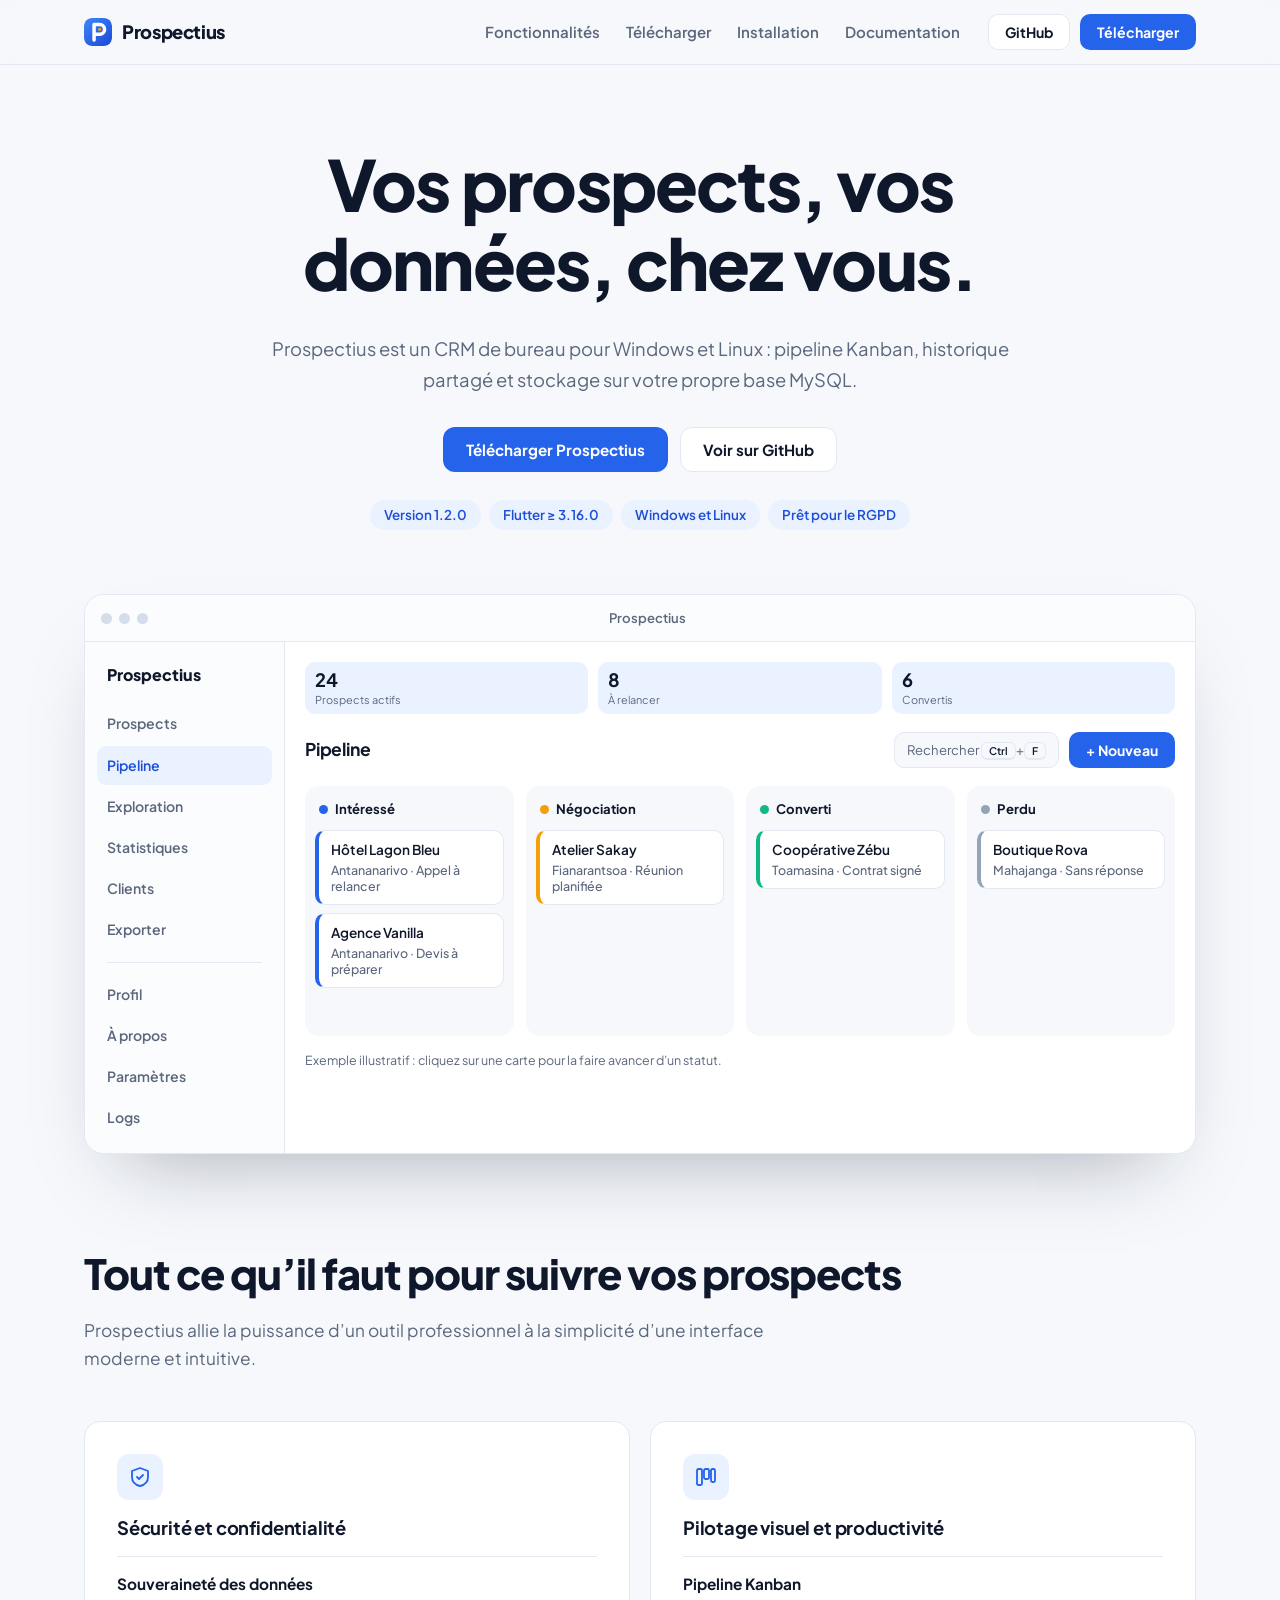
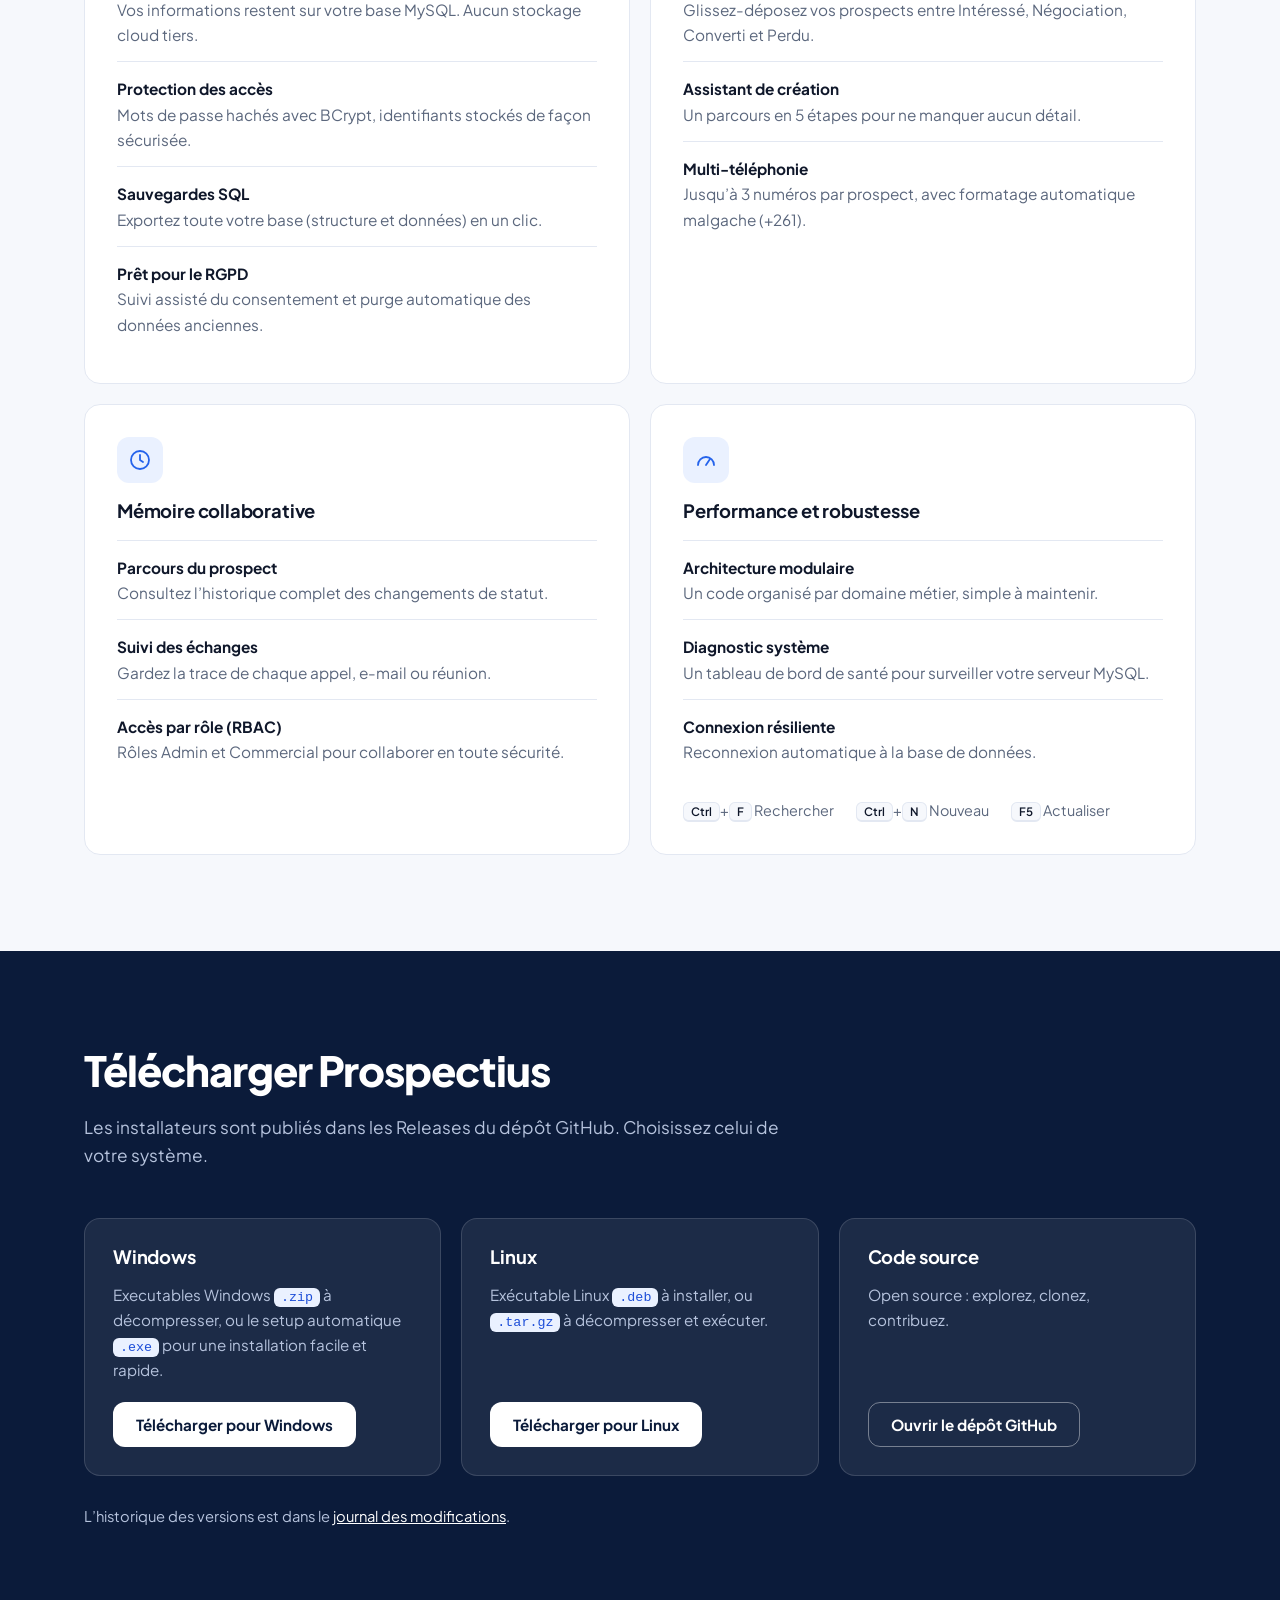
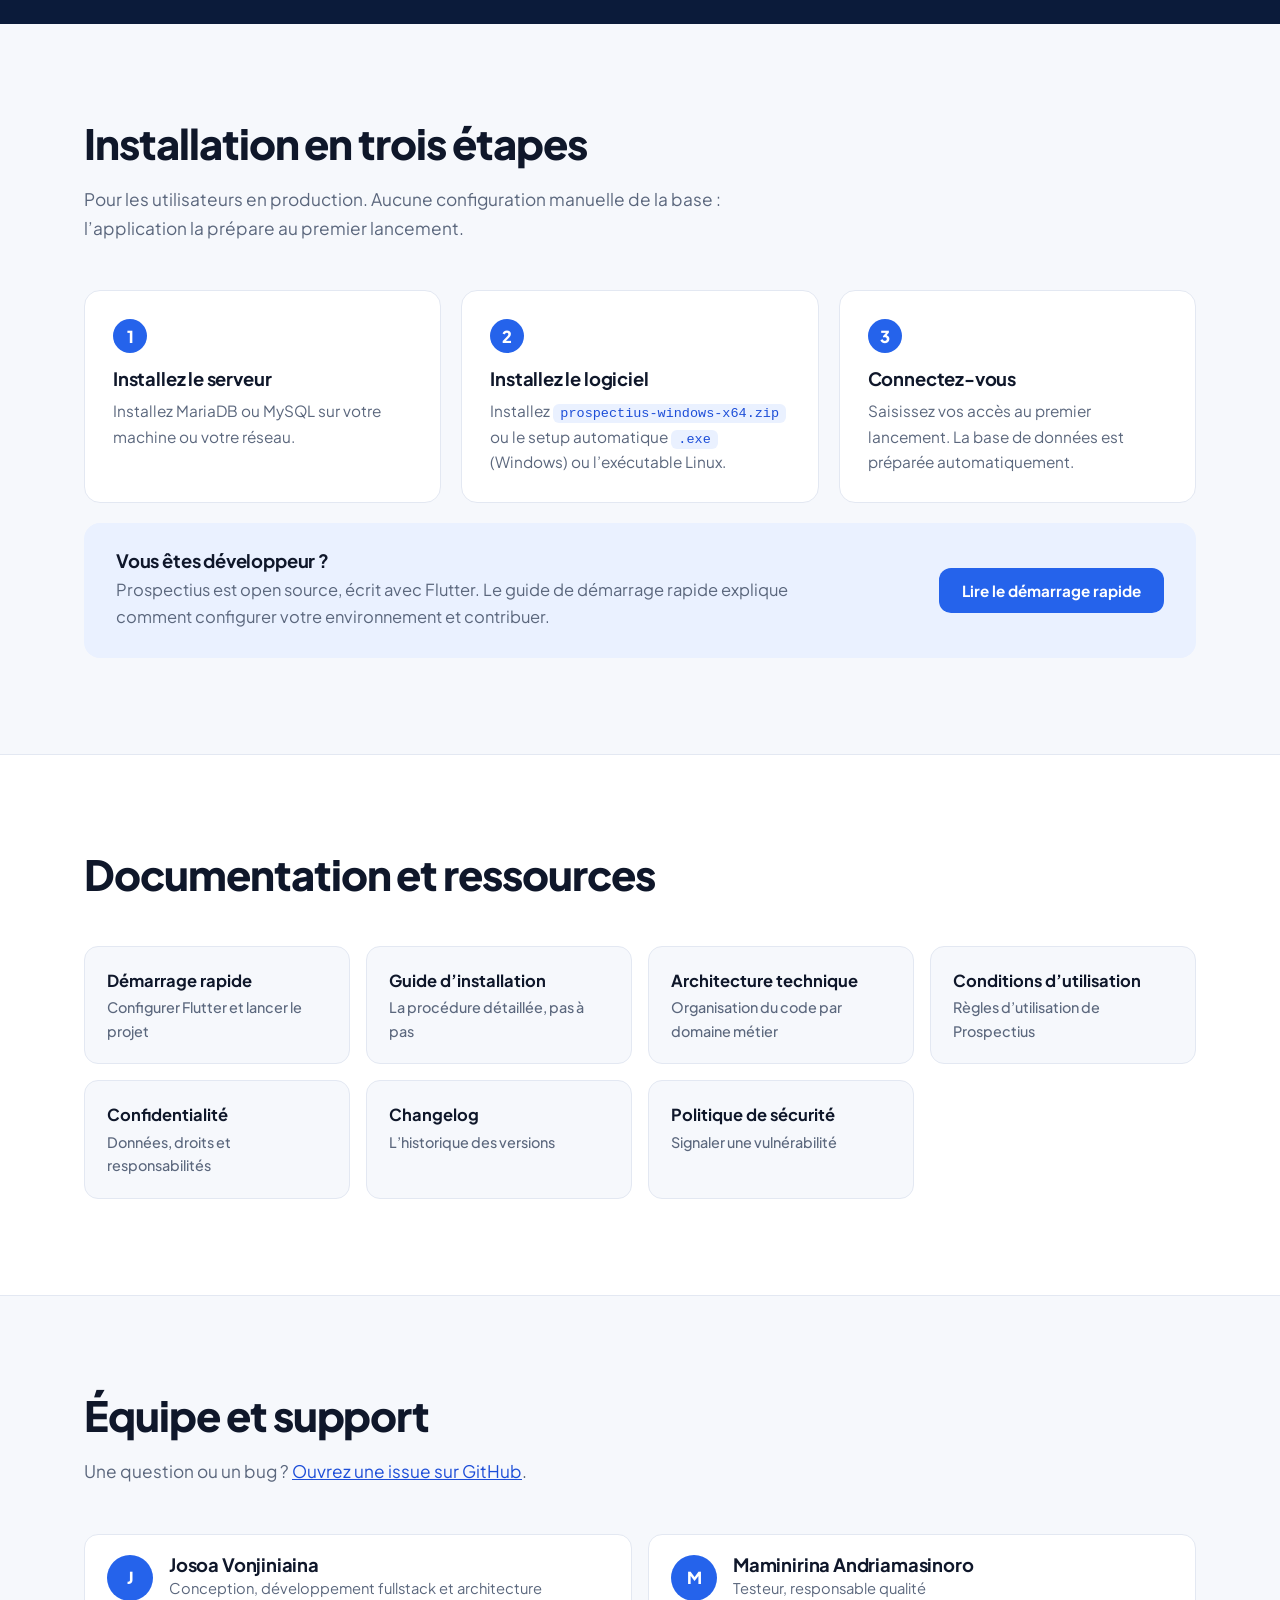
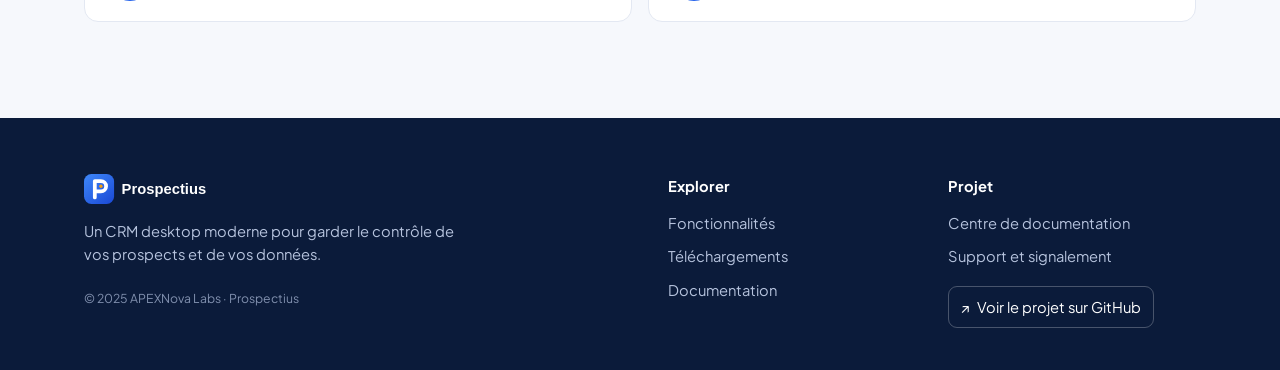
<file: presentation/index.html>
<!DOCTYPE html>
<html lang="fr">
<head>
<meta charset="utf-8">
<meta name="viewport" content="width=device-width, initial-scale=1">
<meta name="theme-color" content="#2563EB">
<title>Prospectius – Le CRM sécurisé, collaboratif et centré sur l’humain</title>
<meta name="description" content="Prospectius : logiciel de gestion de prospects (CRM) pour Windows et Linux. Pipeline Kanban, données sur votre base MySQL, rôles Admin/Commercial, prêt pour le RGPD.">
<meta property="og:title" content="Prospectius – CRM sécurisé et collaboratif">
<meta property="og:description" content="Gérez vos prospects en glisser-déposer. Vos données restent sur votre base MySQL.">
<meta property="og:image" content="https://opengraph.githubassets.com/cf29399392d705afae773512a9798908a20effccb9c17c4cd85ff454258ea418/josoavj/ProspectiusFinal">
<link rel="icon" type="image/svg+xml" href="assets/favicon.svg">
<link rel="preconnect" href="https://fonts.googleapis.com">
<link rel="preconnect" href="https://fonts.gstatic.com" crossorigin>
<link href="https://fonts.googleapis.com/css2?family=Plus+Jakarta+Sans:wght@400;500;600;700;800&display=swap" rel="stylesheet">
<link rel="stylesheet" href="presentation.css">
</head>
<body>
<header>
  <div class="wrap">
    <nav aria-label="Navigation principale">
      <a class="brand" href="#top">
        <img src="assets/logo-mark.svg" width="28" height="28" alt="">
        Prospectius
      </a>
      <div class="menu">
        <a href="#forces">Fonctionnalités</a>
        <a href="#telecharger">Télécharger</a>
        <a href="#installation">Installation</a>
        <a href="#ressources">Documentation</a>
      </div>
      <div class="actions">
        <a class="btn sm ghost" href="https://github.com/josoavj/ProspectiusFinal" target="_blank" rel="noopener">GitHub</a>
        <a class="btn sm primary" href="#telecharger">Télécharger</a>
      </div>
    </nav>
  </div>
</header>

<main id="top">
  <div class="hero">
    <div class="wrap">
      <h1>Vos prospects, vos données, chez vous.</h1>
      <p class="sub">Prospectius est un CRM de bureau pour Windows et Linux : pipeline Kanban, historique partagé et stockage sur votre propre base MySQL.</p>
      <div class="cta">
        <a class="btn primary" href="#telecharger">Télécharger Prospectius</a>
        <a class="btn ghost" href="https://github.com/josoavj/ProspectiusFinal" target="_blank" rel="noopener">Voir sur GitHub</a>
      </div>
      <ul class="badges" aria-label="Informations clés">
        <li>Version 1.2.0</li>
        <li>Flutter ≥ 3.16.0</li>
        <li>Windows et Linux</li>
        <li>Prêt pour le RGPD</li>
      </ul>

      <div class="win" aria-label="Aperçu de l’application">
        <div class="bar"><i></i><i></i><i></i><span>Prospectius</span></div>
        <div class="app">
          <div class="side">
            <b>Prospectius</b>
            <div>Prospects</div><div class="on">Pipeline</div><div>Exploration</div><div>Statistiques</div><div>Clients</div><div>Exporter</div>
            <hr>
            <div>Profil</div><div>À propos</div><div>Paramètres</div><div>Logs</div>
          </div>
          <div class="main">
            <div class="stats">
              <span><strong>24</strong>Prospects actifs</span>
              <span><strong>8</strong>À relancer</span>
              <span><strong>6</strong>Convertis</span>
            </div>
            <div class="tool">
              <h3>Pipeline</h3>
              <span class="search">Rechercher <kbd>Ctrl</kbd>+<kbd>F</kbd></span>
              <span class="btn sm primary" aria-hidden="true">+ Nouveau</span>
            </div>
            <div class="cols" id="cols"></div>
            <p class="hint">Exemple illustratif : cliquez sur une carte pour la faire avancer d’un statut.</p>
          </div>
        </div>
      </div>
    </div>
  </div>

  <section id="forces">
    <div class="wrap">
      <div class="head">
        <h2>Tout ce qu’il faut pour suivre vos prospects</h2>
        <p>Prospectius allie la puissance d’un outil professionnel à la simplicité d’une interface moderne et intuitive.</p>
      </div>
      <div class="features">
        <article class="f">
          <div class="ico"><svg viewBox="0 0 24 24"><path d="M12 3l8 3v6c0 5-3.5 8-8 9-4.5-1-8-4-8-9V6z"/><path d="M9 12l2 2 4-4"/></svg></div>
          <h3>Sécurité et confidentialité</h3>
          <ul>
            <li><strong>Souveraineté des données</strong><span>Vos informations restent sur votre base MySQL. Aucun stockage cloud tiers.</span></li>
            <li><strong>Protection des accès</strong><span>Mots de passe hachés avec BCrypt, identifiants stockés de façon sécurisée.</span></li>
            <li><strong>Sauvegardes SQL</strong><span>Exportez toute votre base (structure et données) en un clic.</span></li>
            <li><strong>Prêt pour le RGPD</strong><span>Suivi assisté du consentement et purge automatique des données anciennes.</span></li>
          </ul>
        </article>
        <article class="f">
          <div class="ico"><svg viewBox="0 0 24 24"><rect x="3" y="4" width="5" height="16" rx="1.5"/><rect x="10" y="4" width="5" height="10" rx="1.5"/><rect x="17" y="4" width="4" height="13" rx="1.5"/></svg></div>
          <h3>Pilotage visuel et productivité</h3>
          <ul>
            <li><strong>Pipeline Kanban</strong><span>Glissez-déposez vos prospects entre Intéressé, Négociation, Converti et Perdu.</span></li>
            <li><strong>Assistant de création</strong><span>Un parcours en 5 étapes pour ne manquer aucun détail.</span></li>
            <li><strong>Multi-téléphonie</strong><span>Jusqu’à 3 numéros par prospect, avec formatage automatique malgache (+261).</span></li>
          </ul>
        </article>
        <article class="f">
          <div class="ico"><svg viewBox="0 0 24 24"><circle cx="12" cy="12" r="9"/><path d="M12 7v5l3 2"/></svg></div>
          <h3>Mémoire collaborative</h3>
          <ul>
            <li><strong>Parcours du prospect</strong><span>Consultez l’historique complet des changements de statut.</span></li>
            <li><strong>Suivi des échanges</strong><span>Gardez la trace de chaque appel, e-mail ou réunion.</span></li>
            <li><strong>Accès par rôle (RBAC)</strong><span>Rôles Admin et Commercial pour collaborer en toute sécurité.</span></li>
          </ul>
        </article>
        <article class="f">
          <div class="ico"><svg viewBox="0 0 24 24"><path d="M4 17a8 8 0 1116 0"/><path d="M12 17l4-6"/></svg></div>
          <h3>Performance et robustesse</h3>
          <ul>
            <li><strong>Architecture modulaire</strong><span>Un code organisé par domaine métier, simple à maintenir.</span></li>
            <li><strong>Diagnostic système</strong><span>Un tableau de bord de santé pour surveiller votre serveur MySQL.</span></li>
            <li><strong>Connexion résiliente</strong><span>Reconnexion automatique à la base de données.</span></li>
          </ul>
          <div class="keys"><span><kbd>Ctrl</kbd>+<kbd>F</kbd> Rechercher</span><span><kbd>Ctrl</kbd>+<kbd>N</kbd> Nouveau</span><span><kbd>F5</kbd> Actualiser</span></div>
        </article>
      </div>
    </div>
  </section>

  <section id="telecharger" class="dark">
    <div class="wrap">
      <div class="head">
        <h2>Télécharger Prospectius</h2>
        <p>Les installateurs sont publiés dans les Releases du dépôt GitHub. Choisissez celui de votre système.</p>
      </div>
      <div class="dl">
        <div class="os">
          <h3>Windows</h3>
          <p>Executables Windows <code>.zip</code> à décompresser, ou le setup automatique <code>.exe</code> pour une installation facile et rapide.</p>
          <a class="btn white" href="https://github.com/josoavj/ProspectiusFinal/releases/latest" target="_blank" rel="noopener">Télécharger pour Windows</a>
        </div>
        <div class="os">
          <h3>Linux</h3>
          <p>Exécutable Linux <code>.deb</code>  à installer, ou <code>.tar.gz</code> à décompresser et exécuter.</p>
          <a class="btn white" href="https://github.com/josoavj/ProspectiusFinal/releases/latest" target="_blank" rel="noopener">Télécharger pour Linux</a>
        </div>
        <div class="os src">
          <h3>Code source</h3>
          <p>Open source : explorez, clonez, contribuez.</p>
          <a class="btn" href="https://github.com/josoavj/ProspectiusFinal" target="_blank" rel="noopener">Ouvrir le dépôt GitHub</a>
        </div>
      </div>
      <p class="note">L’historique des versions est dans le <a href="https://github.com/josoavj/ProspectiusFinal/blob/master/CHANGELOG.md" target="_blank" rel="noopener">journal des modifications</a>.</p>
    </div>
  </section>

  <section id="installation">
    <div class="wrap">
      <div class="head"><h2>Installation en trois étapes</h2><p>Pour les utilisateurs en production. Aucune configuration manuelle de la base : l’application la prépare au premier lancement.</p></div>
      <ol class="steps">
        <li><h3>Installez le serveur</h3><p>Installez MariaDB ou MySQL sur votre machine ou votre réseau.</p></li>
        <li><h3>Installez le logiciel</h3><p>Installez <code>prospectius-windows-x64.zip</code> ou le setup automatique <code>.exe</code> (Windows) ou l’exécutable Linux.</p></li>
        <li><h3>Connectez-vous</h3><p>Saisissez vos accès au premier lancement. La base de données est préparée automatiquement.</p></li>
      </ol>
      <div class="dev">
        <div><h3>Vous êtes développeur ?</h3><p>Prospectius est open source, écrit avec Flutter. Le guide de démarrage rapide explique comment configurer votre environnement et contribuer.</p></div>
        <a class="btn primary" href="docs/quickstart.html">Lire le démarrage rapide</a>
      </div>
    </div>
  </section>

  <section id="ressources" class="alt">
    <div class="wrap">
      <div class="head"><h2>Documentation et ressources</h2></div>
      <ul class="links">
        <li><a href="docs/quickstart.html">Démarrage rapide<span>Configurer Flutter et lancer le projet</span></a></li>
        <li><a href="docs/installation.html">Guide d’installation<span>La procédure détaillée, pas à pas</span></a></li>
        <li><a href="docs/architecture.html">Architecture technique<span>Organisation du code par domaine métier</span></a></li>
        <li><a href="docs/terms.html">Conditions d’utilisation<span>Règles d’utilisation de Prospectius</span></a></li>
        <li><a href="docs/privacy.html">Confidentialité<span>Données, droits et responsabilités</span></a></li>
        <li><a href="https://github.com/josoavj/ProspectiusFinal/blob/master/CHANGELOG.md" target="_blank" rel="noopener">Changelog<span>L’historique des versions</span></a></li>
        <li><a href="docs/security.html">Politique de sécurité<span>Signaler une vulnérabilité</span></a></li>
      </ul>
    </div>
  </section>

  <section id="equipe">
    <div class="wrap">
      <div class="head"><h2>Équipe et support</h2><p>Une question ou un bug ? <a href="https://github.com/josoavj/ProspectiusFinal/issues" target="_blank" rel="noopener">Ouvrez une issue sur GitHub</a>.</p></div>
      <div class="team">
        <div class="person"><div class="av" aria-hidden="true">J</div>
        <div>
          <h3><a href="https://github.com/josoavj" target="_blank" rel="noopener" style="color:inherit;text-decoration:none">Josoa Vonjiniaina</a></h3>
          <p>Conception, développement fullstack et architecture</p>
        </div>
      </div>
      <div class="person">
        <div class="av" aria-hidden="true">M</div>
        <div>
          <h3><a href="https://github.com/AinaMaminirina18" target="_blank" rel="noopener" style="color:inherit;text-decoration:none">Maminirina Andriamasinoro</a></h3>
          <p>Testeur, responsable qualité</p>
        </div>
      </div>
      </div>
    </div>
  </section>
</main>

<footer>
  <div class="wrap">
    <div class="footer-brand">
      <img src="assets/logo-white.svg" height="30" alt="Prospectius">
      <p>Un CRM desktop moderne pour garder le contrôle de vos prospects et de vos données.</p>
      <small>© 2025 APEXNova Labs · Prospectius</small>
    </div>
    <div class="footer-links">
      <div>
        <strong>Explorer</strong>
        <a href="#forces">Fonctionnalités</a>
        <a href="#telecharger">Téléchargements</a>
        <a href="#ressources">Documentation</a>
      </div>
      <div>
        <strong>Projet</strong>
        <a href="docs/index.html">Centre de documentation</a>
        <a href="https://github.com/josoavj/ProspectiusFinal/issues" target="_blank" rel="noopener">Support et signalement</a>
        <a class="footer-github" href="https://github.com/josoavj/ProspectiusFinal" target="_blank" rel="noopener"><span aria-hidden="true">↗</span> Voir le projet sur GitHub</a>
      </div>
    </div>
  </div>
</footer>

<script src="presentation.js" defer></script>
</body>
</html>
</file>
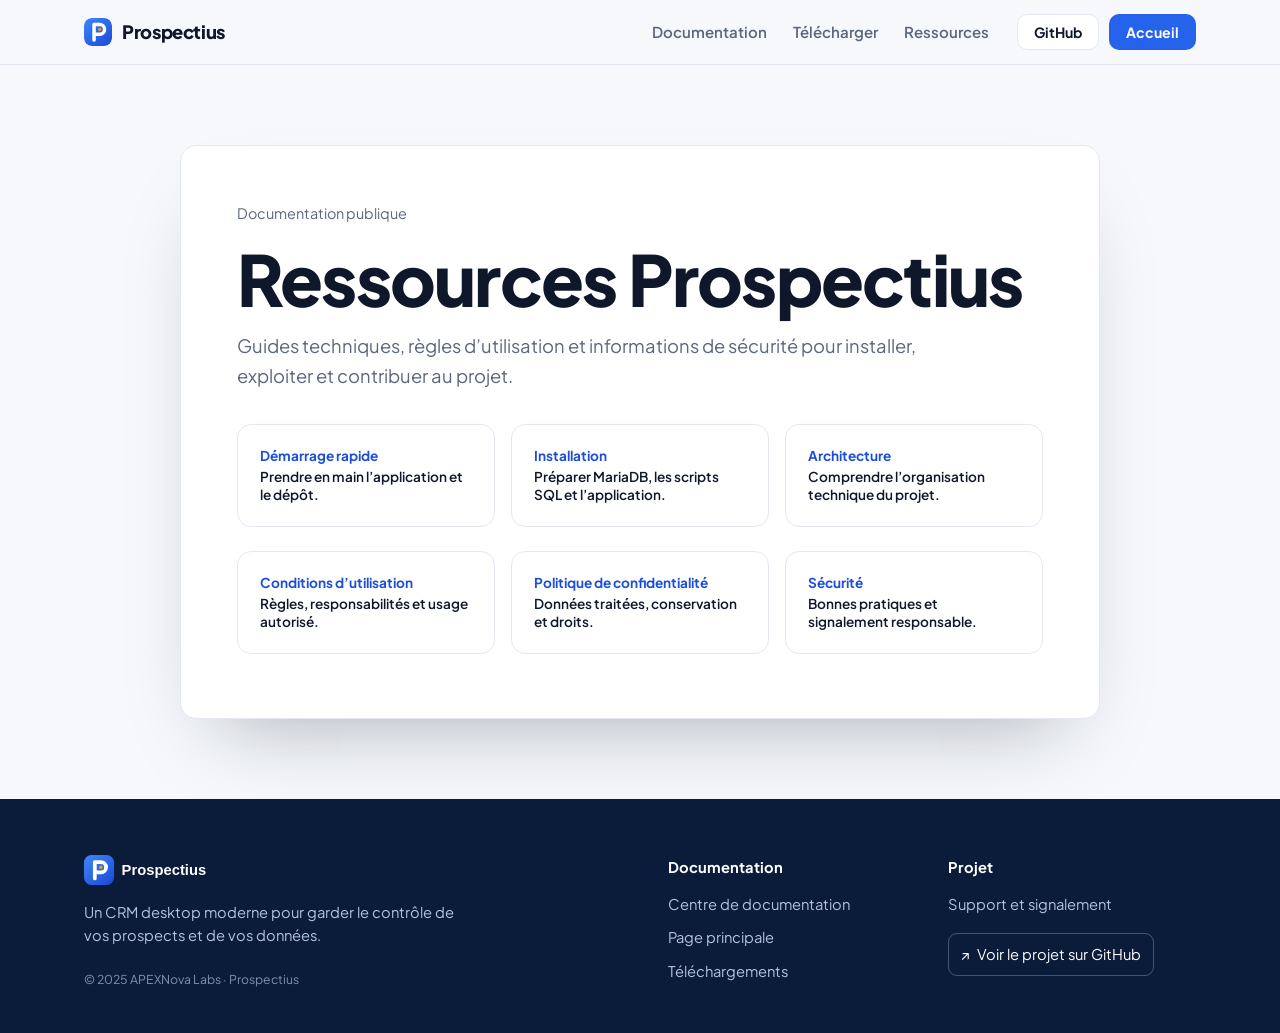
<file: presentation/docs/index.html>
<!doctype html>
<html lang="fr"><head><meta charset="utf-8"><meta name="viewport" content="width=device-width,initial-scale=1"><title>Documentation | Prospectius</title><link rel="icon" href="../assets/favicon.svg"><link rel="preconnect" href="https://fonts.googleapis.com"><link rel="preconnect" href="https://fonts.gstatic.com" crossorigin><link href="https://fonts.googleapis.com/css2?family=Plus+Jakarta+Sans:wght@400;500;600;700;800&display=swap" rel="stylesheet"><link rel="stylesheet" href="../presentation.css"><link rel="stylesheet" href="docs.css"></head>
<body><header><div class="wrap"><nav aria-label="Navigation principale"><a class="brand" href="../index.html"><img src="../assets/logo-mark.svg" width="28" height="28" alt="">Prospectius</a><div class="menu"><a href="index.html">Documentation</a><a href="../index.html#telecharger">Télécharger</a><a href="../index.html#ressources">Ressources</a></div><div class="actions"><a class="btn sm ghost" href="https://github.com/josoavj/ProspectiusFinal" target="_blank" rel="noopener">GitHub</a><a class="btn sm primary" href="../index.html">Accueil</a></div></nav></div></header>
<main class="doc-main"><article><p class="meta">Documentation publique</p><h1>Ressources Prospectius</h1><p class="lead">Guides techniques, règles d’utilisation et informations de sécurité pour installer, exploiter et contribuer au projet.</p><div class="cards">
<a class="card" href="quickstart.html"><strong>Démarrage rapide</strong>Prendre en main l’application et le dépôt.</a>
<a class="card" href="installation.html"><strong>Installation</strong>Préparer MariaDB, les scripts SQL et l’application.</a>
<a class="card" href="architecture.html"><strong>Architecture</strong>Comprendre l’organisation technique du projet.</a>
<a class="card" href="terms.html"><strong>Conditions d’utilisation</strong>Règles, responsabilités et usage autorisé.</a>
<a class="card" href="privacy.html"><strong>Politique de confidentialité</strong>Données traitées, conservation et droits.</a>
<a class="card" href="security.html"><strong>Sécurité</strong>Bonnes pratiques et signalement responsable.</a>
</div></article></main><footer>
<div class="wrap">
  <div class="footer-brand">
    <img src="../assets/logo-white.svg" height="30" alt="Prospectius">
    <p>Un CRM desktop moderne pour garder le contrôle de vos prospects et de vos données.</p>
    <small>© 2025 APEXNova Labs · Prospectius</small>
  </div>
  <div class="footer-links">
    <div>
      <strong>Documentation</strong>
      <a href="index.html">Centre de documentation</a>
      <a href="../index.html">Page principale</a>
      <a href="../index.html#telecharger">Téléchargements</a>
    </div>
    <div>
      <strong>Projet</strong>
      <a href="https://github.com/josoavj/ProspectiusFinal/issues" target="_blank" rel="noopener">Support et signalement</a>
      <a class="footer-github" href="https://github.com/josoavj/ProspectiusFinal" target="_blank" rel="noopener"><span aria-hidden="true">↗</span> Voir le projet sur GitHub</a>
    </div>
  </div>
</div>
</footer></body></html>
</file>
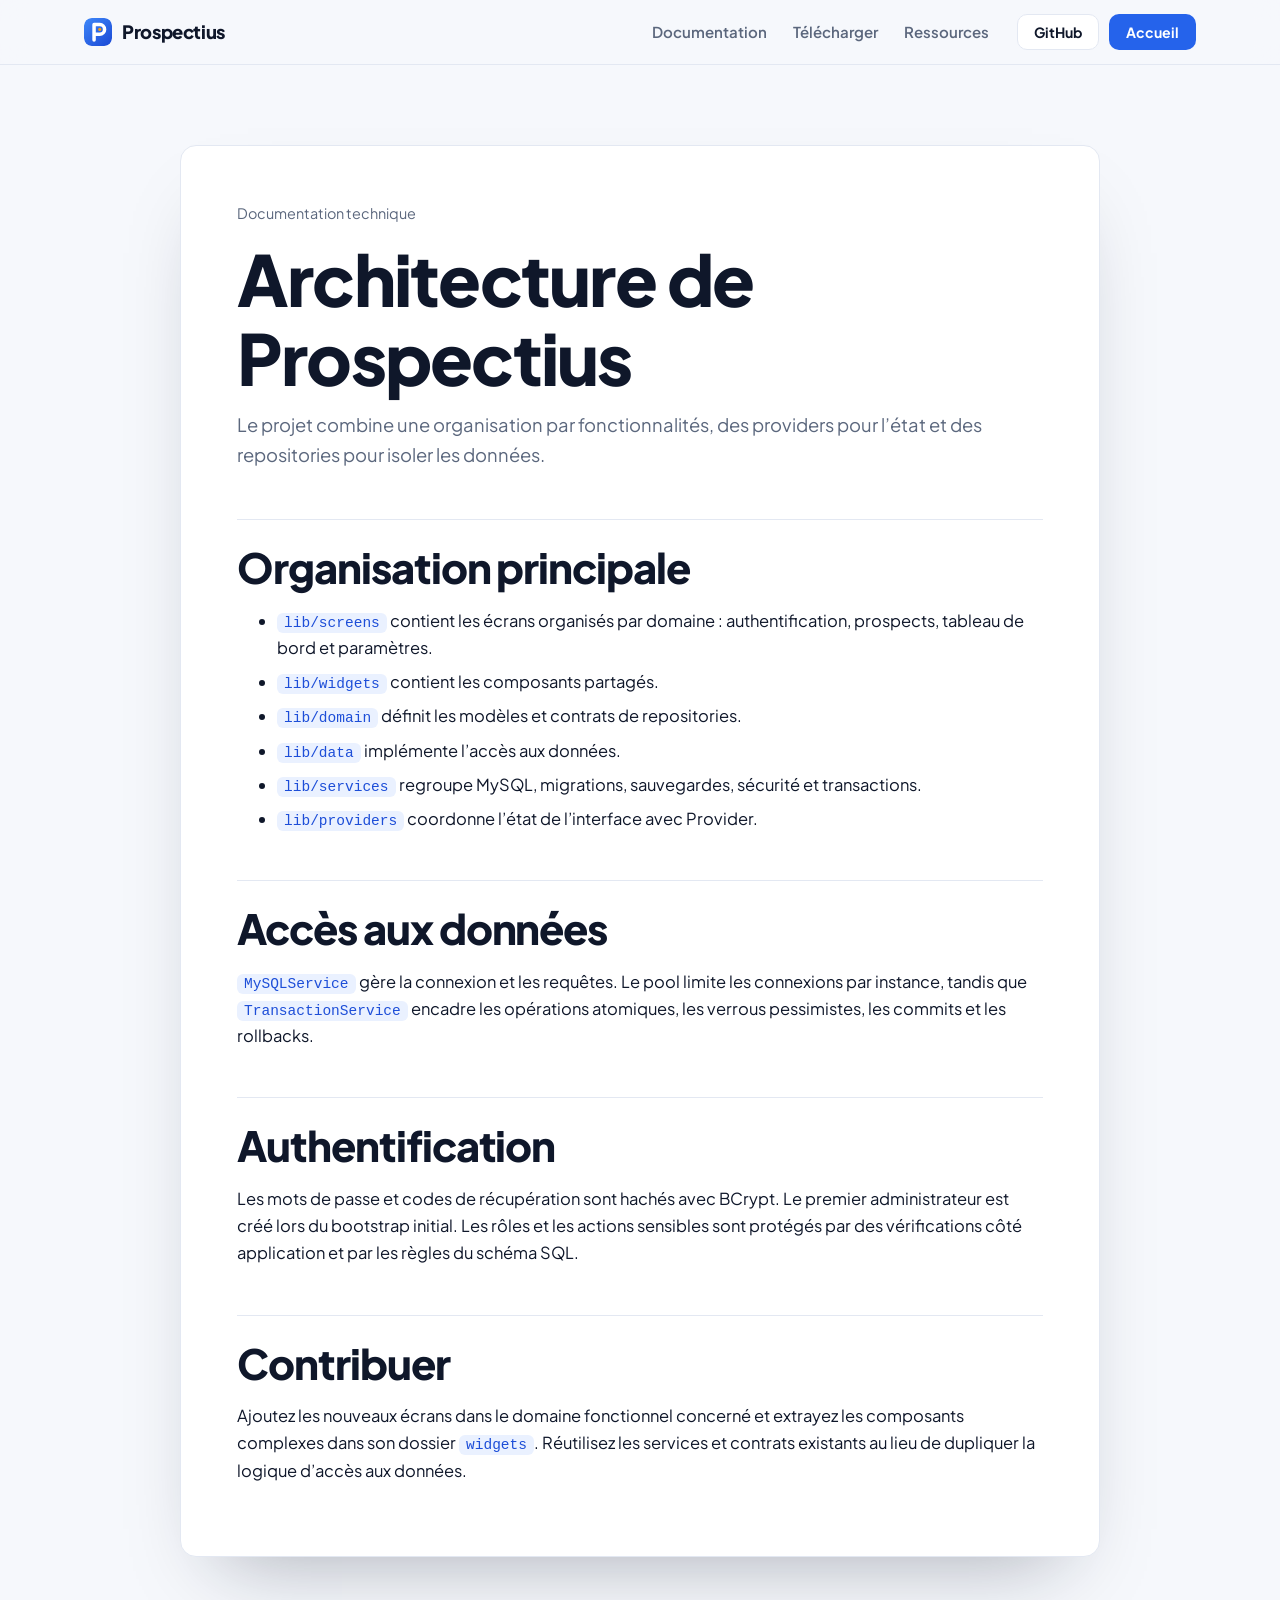
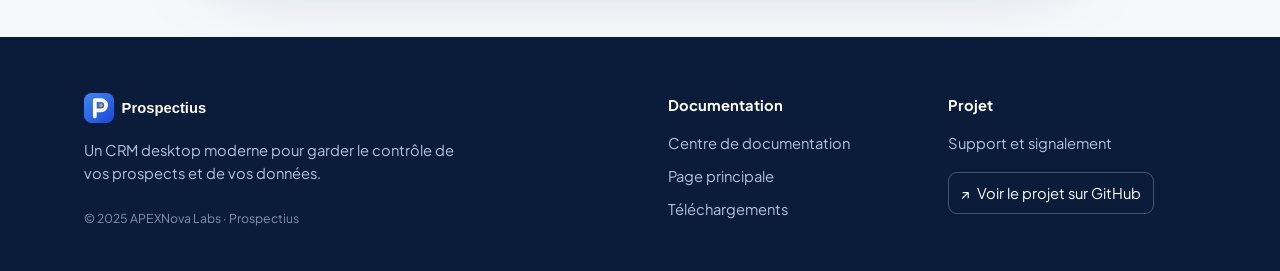
<file: presentation/docs/architecture.html>
<!doctype html><html lang="fr"><head><meta charset="utf-8"><meta name="viewport" content="width=device-width,initial-scale=1"><title>Architecture | Prospectius</title><link rel="preconnect" href="https://fonts.googleapis.com"><link rel="preconnect" href="https://fonts.gstatic.com" crossorigin><link href="https://fonts.googleapis.com/css2?family=Plus+Jakarta+Sans:wght@400;500;600;700;800&display=swap" rel="stylesheet"><link rel="stylesheet" href="../presentation.css"><link rel="stylesheet" href="docs.css"></head><body><header><div class="wrap"><nav aria-label="Navigation principale"><a class="brand" href="../index.html"><img src="../assets/logo-mark.svg" width="28" height="28" alt="">Prospectius</a><div class="menu"><a href="index.html">Documentation</a><a href="../index.html#telecharger">Télécharger</a><a href="../index.html#ressources">Ressources</a></div><div class="actions"><a class="btn sm ghost" href="https://github.com/josoavj/ProspectiusFinal" target="_blank" rel="noopener">GitHub</a><a class="btn sm primary" href="../index.html">Accueil</a></div></nav></div></header><main class="doc-main"><article><p class="meta">Documentation technique</p><h1>Architecture de Prospectius</h1><p class="lead">Le projet combine une organisation par fonctionnalités, des providers pour l’état et des repositories pour isoler les données.</p><h2>Organisation principale</h2><ul><li><code>lib/screens</code> contient les écrans organisés par domaine : authentification, prospects, tableau de bord et paramètres.</li><li><code>lib/widgets</code> contient les composants partagés.</li><li><code>lib/domain</code> définit les modèles et contrats de repositories.</li><li><code>lib/data</code> implémente l’accès aux données.</li><li><code>lib/services</code> regroupe MySQL, migrations, sauvegardes, sécurité et transactions.</li><li><code>lib/providers</code> coordonne l’état de l’interface avec Provider.</li></ul><h2>Accès aux données</h2><p><code>MySQLService</code> gère la connexion et les requêtes. Le pool limite les connexions par instance, tandis que <code>TransactionService</code> encadre les opérations atomiques, les verrous pessimistes, les commits et les rollbacks.</p><h2>Authentification</h2><p>Les mots de passe et codes de récupération sont hachés avec BCrypt. Le premier administrateur est créé lors du bootstrap initial. Les rôles et les actions sensibles sont protégés par des vérifications côté application et par les règles du schéma SQL.</p><h2>Contribuer</h2><p>Ajoutez les nouveaux écrans dans le domaine fonctionnel concerné et extrayez les composants complexes dans son dossier <code>widgets</code>. Réutilisez les services et contrats existants au lieu de dupliquer la logique d’accès aux données.</p></article></main><footer>
<div class="wrap">
  <div class="footer-brand">
    <img src="../assets/logo-white.svg" height="30" alt="Prospectius">
    <p>Un CRM desktop moderne pour garder le contrôle de vos prospects et de vos données.</p>
    <small>© 2025 APEXNova Labs · Prospectius</small>
  </div>
  <div class="footer-links">
    <div>
      <strong>Documentation</strong>
      <a href="index.html">Centre de documentation</a>
      <a href="../index.html">Page principale</a>
      <a href="../index.html#telecharger">Téléchargements</a>
    </div>
    <div>
      <strong>Projet</strong>
      <a href="https://github.com/josoavj/ProspectiusFinal/issues" target="_blank" rel="noopener">Support et signalement</a>
      <a class="footer-github" href="https://github.com/josoavj/ProspectiusFinal" target="_blank" rel="noopener"><span aria-hidden="true">↗</span> Voir le projet sur GitHub</a>
    </div>
  </div>
</div>
</footer></body></html>
</file>
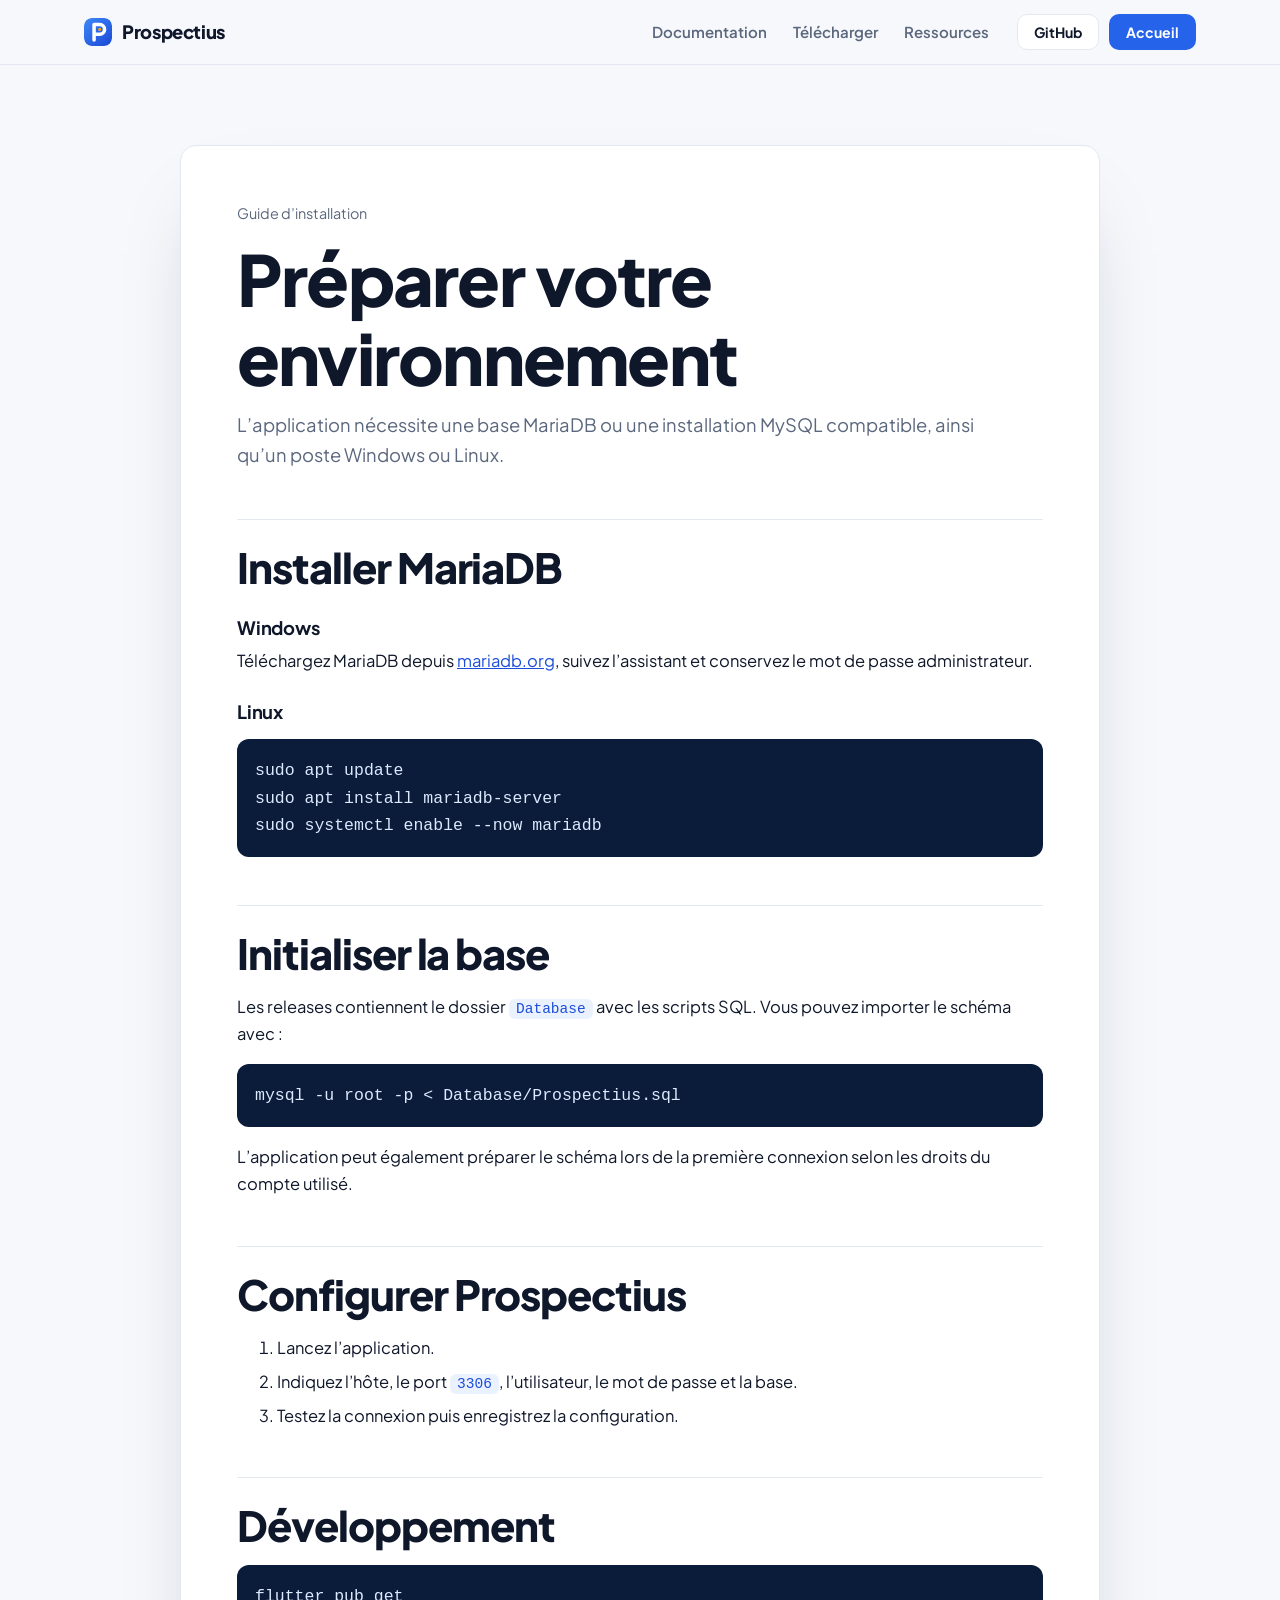
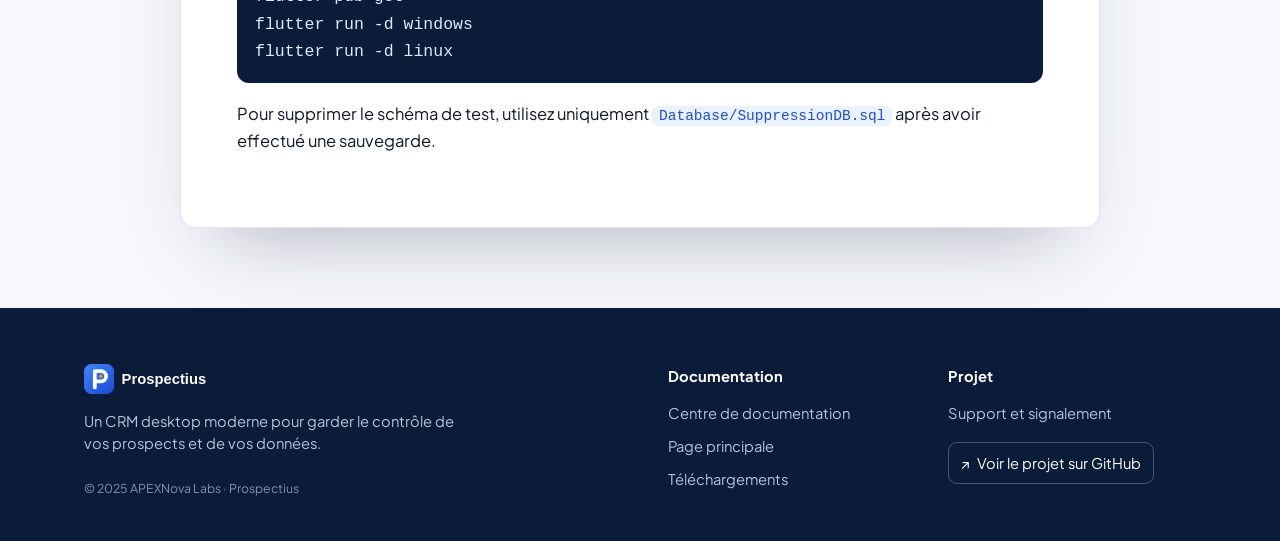
<file: presentation/docs/installation.html>
<!doctype html><html lang="fr"><head><meta charset="utf-8"><meta name="viewport" content="width=device-width,initial-scale=1"><title>Installation | Prospectius</title><link rel="preconnect" href="https://fonts.googleapis.com"><link rel="preconnect" href="https://fonts.gstatic.com" crossorigin><link href="https://fonts.googleapis.com/css2?family=Plus+Jakarta+Sans:wght@400;500;600;700;800&display=swap" rel="stylesheet"><link rel="stylesheet" href="../presentation.css"><link rel="stylesheet" href="docs.css"></head><body><header><div class="wrap"><nav aria-label="Navigation principale"><a class="brand" href="../index.html"><img src="../assets/logo-mark.svg" width="28" height="28" alt="">Prospectius</a><div class="menu"><a href="index.html">Documentation</a><a href="../index.html#telecharger">Télécharger</a><a href="../index.html#ressources">Ressources</a></div><div class="actions"><a class="btn sm ghost" href="https://github.com/josoavj/ProspectiusFinal" target="_blank" rel="noopener">GitHub</a><a class="btn sm primary" href="../index.html">Accueil</a></div></nav></div></header><main class="doc-main"><article><p class="meta">Guide d’installation</p><h1>Préparer votre environnement</h1><p class="lead">L’application nécessite une base MariaDB ou une installation MySQL compatible, ainsi qu’un poste Windows ou Linux.</p><h2>Installer MariaDB</h2><h3>Windows</h3><p>Téléchargez MariaDB depuis <a href="https://mariadb.org/download/" target="_blank" rel="noopener">mariadb.org</a>, suivez l’assistant et conservez le mot de passe administrateur.</p><h3>Linux</h3><pre>sudo apt update
sudo apt install mariadb-server
sudo systemctl enable --now mariadb</pre><h2>Initialiser la base</h2><p>Les releases contiennent le dossier <code>Database</code> avec les scripts SQL. Vous pouvez importer le schéma avec :</p><pre>mysql -u root -p &lt; Database/Prospectius.sql</pre><p>L’application peut également préparer le schéma lors de la première connexion selon les droits du compte utilisé.</p><h2>Configurer Prospectius</h2><ol><li>Lancez l’application.</li><li>Indiquez l’hôte, le port <code>3306</code>, l’utilisateur, le mot de passe et la base.</li><li>Testez la connexion puis enregistrez la configuration.</li></ol><h2>Développement</h2><pre>flutter pub get
flutter run -d windows
flutter run -d linux</pre><p>Pour supprimer le schéma de test, utilisez uniquement <code>Database/SuppressionDB.sql</code> après avoir effectué une sauvegarde.</p></article></main><footer>
<div class="wrap">
  <div class="footer-brand">
    <img src="../assets/logo-white.svg" height="30" alt="Prospectius">
    <p>Un CRM desktop moderne pour garder le contrôle de vos prospects et de vos données.</p>
    <small>© 2025 APEXNova Labs · Prospectius</small>
  </div>
  <div class="footer-links">
    <div>
      <strong>Documentation</strong>
      <a href="index.html">Centre de documentation</a>
      <a href="../index.html">Page principale</a>
      <a href="../index.html#telecharger">Téléchargements</a>
    </div>
    <div>
      <strong>Projet</strong>
      <a href="https://github.com/josoavj/ProspectiusFinal/issues" target="_blank" rel="noopener">Support et signalement</a>
      <a class="footer-github" href="https://github.com/josoavj/ProspectiusFinal" target="_blank" rel="noopener"><span aria-hidden="true">↗</span> Voir le projet sur GitHub</a>
    </div>
  </div>
</div>
</footer></body></html>
</file>
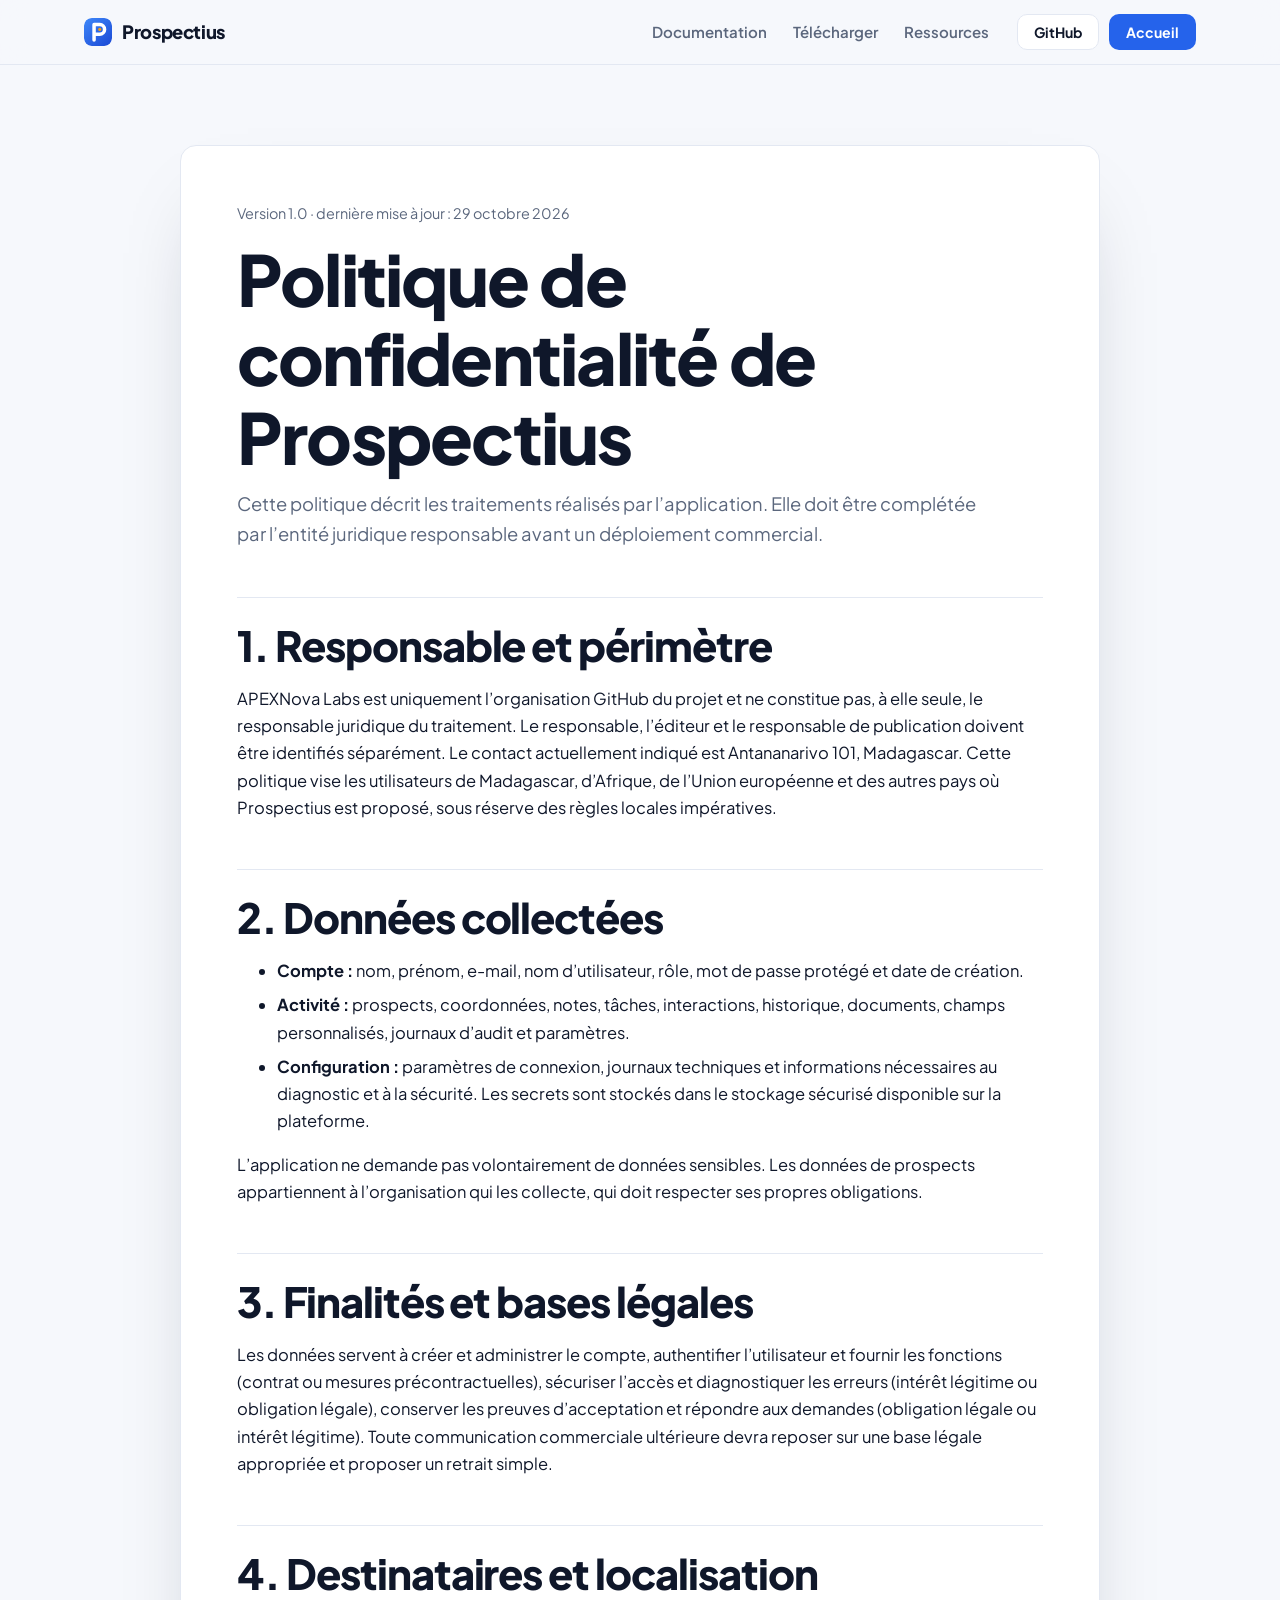
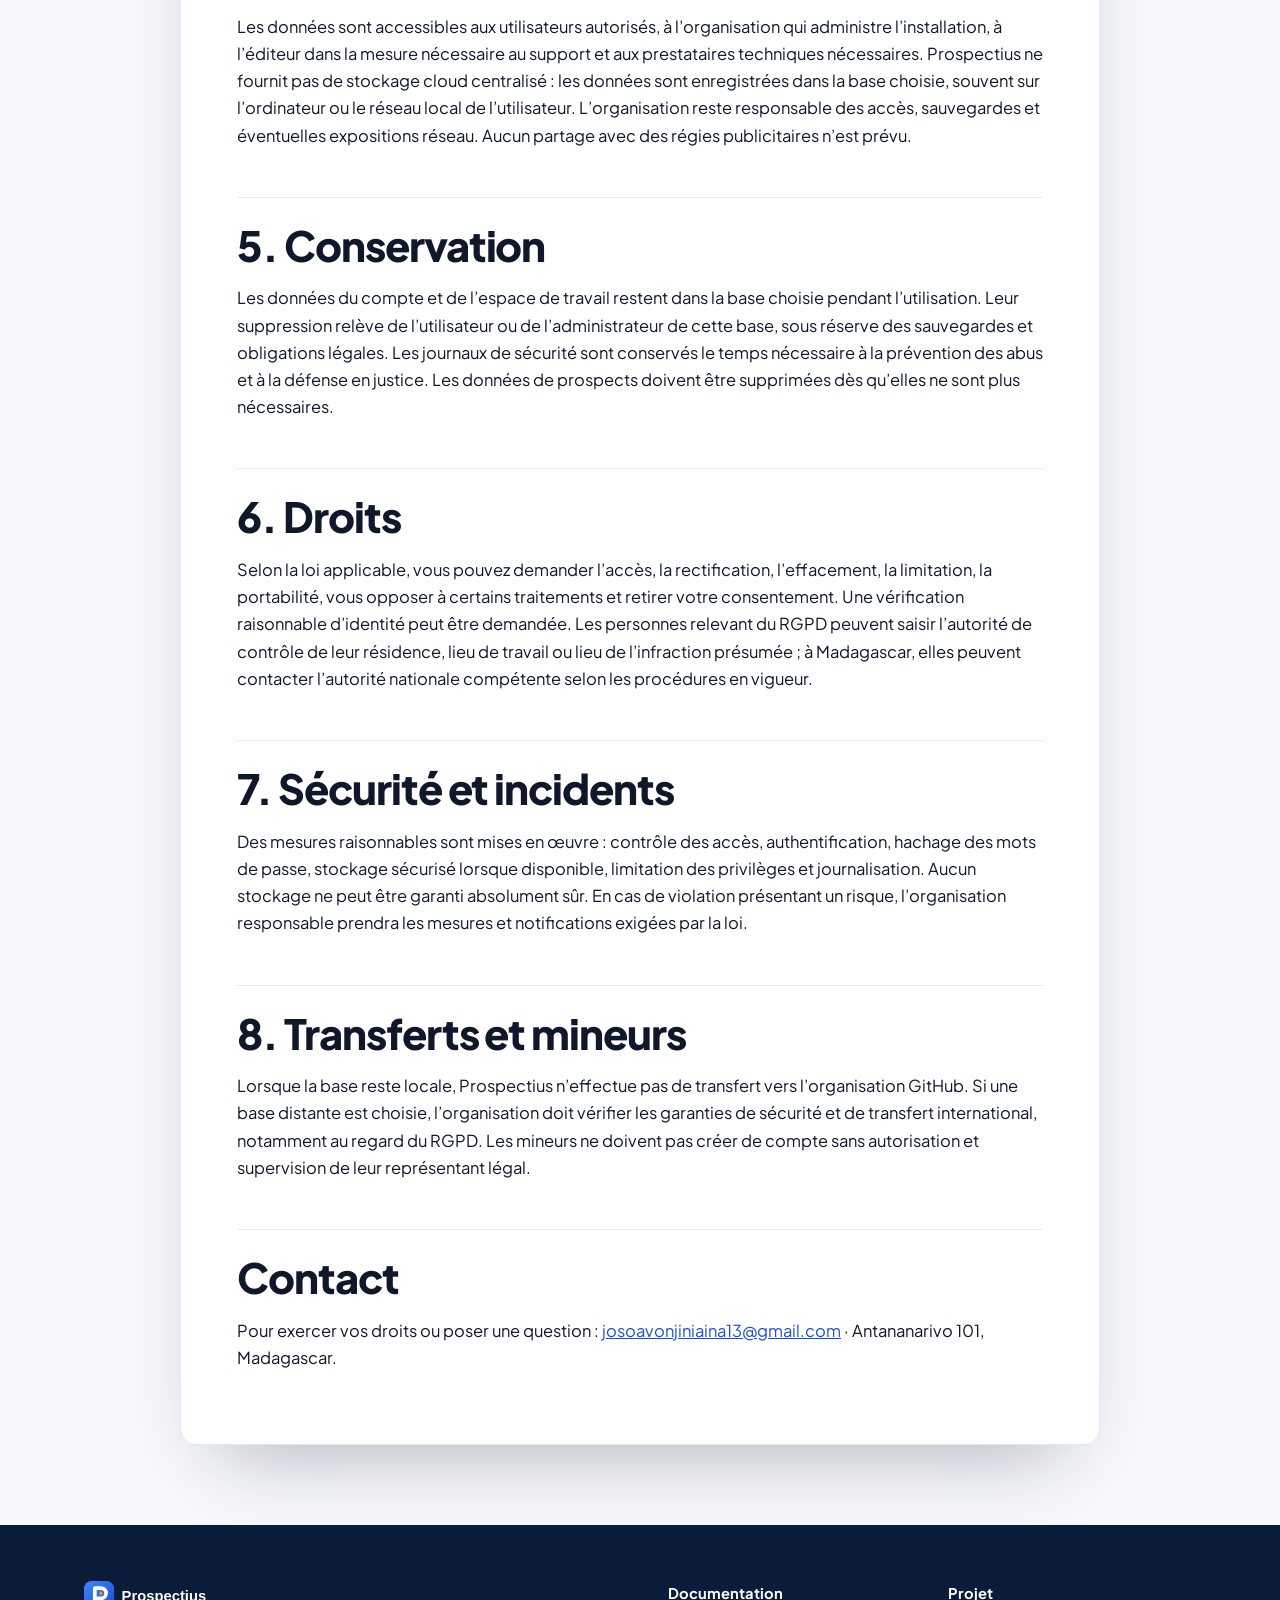
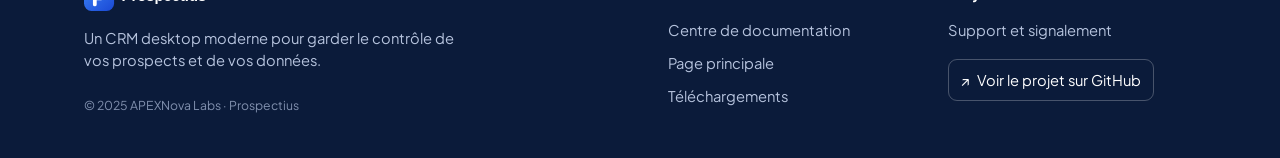
<file: presentation/docs/privacy.html>
<!doctype html><html lang="fr"><head><meta charset="utf-8"><meta name="viewport" content="width=device-width,initial-scale=1"><title>Confidentialité | Prospectius</title><link rel="preconnect" href="https://fonts.googleapis.com"><link rel="preconnect" href="https://fonts.gstatic.com" crossorigin><link href="https://fonts.googleapis.com/css2?family=Plus+Jakarta+Sans:wght@400;500;600;700;800&display=swap" rel="stylesheet"><link rel="stylesheet" href="../presentation.css"><link rel="stylesheet" href="docs.css"></head><body><header><div class="wrap"><nav aria-label="Navigation principale"><a class="brand" href="../index.html"><img src="../assets/logo-mark.svg" width="28" height="28" alt="">Prospectius</a><div class="menu"><a href="index.html">Documentation</a><a href="../index.html#telecharger">Télécharger</a><a href="../index.html#ressources">Ressources</a></div><div class="actions"><a class="btn sm ghost" href="https://github.com/josoavj/ProspectiusFinal" target="_blank" rel="noopener">GitHub</a><a class="btn sm primary" href="../index.html">Accueil</a></div></nav></div></header><main class="doc-main"><article><p class="meta">Version 1.0 · dernière mise à jour : 29 octobre 2026</p><h1>Politique de confidentialité de Prospectius</h1><p class="lead">Cette politique décrit les traitements réalisés par l’application. Elle doit être complétée par l’entité juridique responsable avant un déploiement commercial.</p><h2>1. Responsable et périmètre</h2><p>APEXNova Labs est uniquement l’organisation GitHub du projet et ne constitue pas, à elle seule, le responsable juridique du traitement. Le responsable, l’éditeur et le responsable de publication doivent être identifiés séparément. Le contact actuellement indiqué est Antananarivo 101, Madagascar. Cette politique vise les utilisateurs de Madagascar, d’Afrique, de l’Union européenne et des autres pays où Prospectius est proposé, sous réserve des règles locales impératives.</p><h2>2. Données collectées</h2><ul><li><strong>Compte :</strong> nom, prénom, e-mail, nom d’utilisateur, rôle, mot de passe protégé et date de création.</li><li><strong>Activité :</strong> prospects, coordonnées, notes, tâches, interactions, historique, documents, champs personnalisés, journaux d’audit et paramètres.</li><li><strong>Configuration :</strong> paramètres de connexion, journaux techniques et informations nécessaires au diagnostic et à la sécurité. Les secrets sont stockés dans le stockage sécurisé disponible sur la plateforme.</li></ul><p>L’application ne demande pas volontairement de données sensibles. Les données de prospects appartiennent à l’organisation qui les collecte, qui doit respecter ses propres obligations.</p><h2>3. Finalités et bases légales</h2><p>Les données servent à créer et administrer le compte, authentifier l’utilisateur et fournir les fonctions (contrat ou mesures précontractuelles), sécuriser l’accès et diagnostiquer les erreurs (intérêt légitime ou obligation légale), conserver les preuves d’acceptation et répondre aux demandes (obligation légale ou intérêt légitime). Toute communication commerciale ultérieure devra reposer sur une base légale appropriée et proposer un retrait simple.</p><h2>4. Destinataires et localisation</h2><p>Les données sont accessibles aux utilisateurs autorisés, à l’organisation qui administre l’installation, à l’éditeur dans la mesure nécessaire au support et aux prestataires techniques nécessaires. Prospectius ne fournit pas de stockage cloud centralisé : les données sont enregistrées dans la base choisie, souvent sur l’ordinateur ou le réseau local de l’utilisateur. L’organisation reste responsable des accès, sauvegardes et éventuelles expositions réseau. Aucun partage avec des régies publicitaires n’est prévu.</p><h2>5. Conservation</h2><p>Les données du compte et de l’espace de travail restent dans la base choisie pendant l’utilisation. Leur suppression relève de l’utilisateur ou de l’administrateur de cette base, sous réserve des sauvegardes et obligations légales. Les journaux de sécurité sont conservés le temps nécessaire à la prévention des abus et à la défense en justice. Les données de prospects doivent être supprimées dès qu’elles ne sont plus nécessaires.</p><h2>6. Droits</h2><p>Selon la loi applicable, vous pouvez demander l’accès, la rectification, l’effacement, la limitation, la portabilité, vous opposer à certains traitements et retirer votre consentement. Une vérification raisonnable d’identité peut être demandée. Les personnes relevant du RGPD peuvent saisir l’autorité de contrôle de leur résidence, lieu de travail ou lieu de l’infraction présumée ; à Madagascar, elles peuvent contacter l’autorité nationale compétente selon les procédures en vigueur.</p><h2>7. Sécurité et incidents</h2><p>Des mesures raisonnables sont mises en œuvre : contrôle des accès, authentification, hachage des mots de passe, stockage sécurisé lorsque disponible, limitation des privilèges et journalisation. Aucun stockage ne peut être garanti absolument sûr. En cas de violation présentant un risque, l’organisation responsable prendra les mesures et notifications exigées par la loi.</p><h2>8. Transferts et mineurs</h2><p>Lorsque la base reste locale, Prospectius n’effectue pas de transfert vers l’organisation GitHub. Si une base distante est choisie, l’organisation doit vérifier les garanties de sécurité et de transfert international, notamment au regard du RGPD. Les mineurs ne doivent pas créer de compte sans autorisation et supervision de leur représentant légal.</p><h2>Contact</h2><p>Pour exercer vos droits ou poser une question : <a href="mailto:josoavonjiniaina13@gmail.com">josoavonjiniaina13@gmail.com</a> · Antananarivo 101, Madagascar.</p></article></main><footer>
<div class="wrap">
  <div class="footer-brand">
    <img src="../assets/logo-white.svg" height="30" alt="Prospectius">
    <p>Un CRM desktop moderne pour garder le contrôle de vos prospects et de vos données.</p>
    <small>© 2025 APEXNova Labs · Prospectius</small>
  </div>
  <div class="footer-links">
    <div>
      <strong>Documentation</strong>
      <a href="index.html">Centre de documentation</a>
      <a href="../index.html">Page principale</a>
      <a href="../index.html#telecharger">Téléchargements</a>
    </div>
    <div>
      <strong>Projet</strong>
      <a href="https://github.com/josoavj/ProspectiusFinal/issues" target="_blank" rel="noopener">Support et signalement</a>
      <a class="footer-github" href="https://github.com/josoavj/ProspectiusFinal" target="_blank" rel="noopener"><span aria-hidden="true">↗</span> Voir le projet sur GitHub</a>
    </div>
  </div>
</div>
</footer></body></html>
</file>
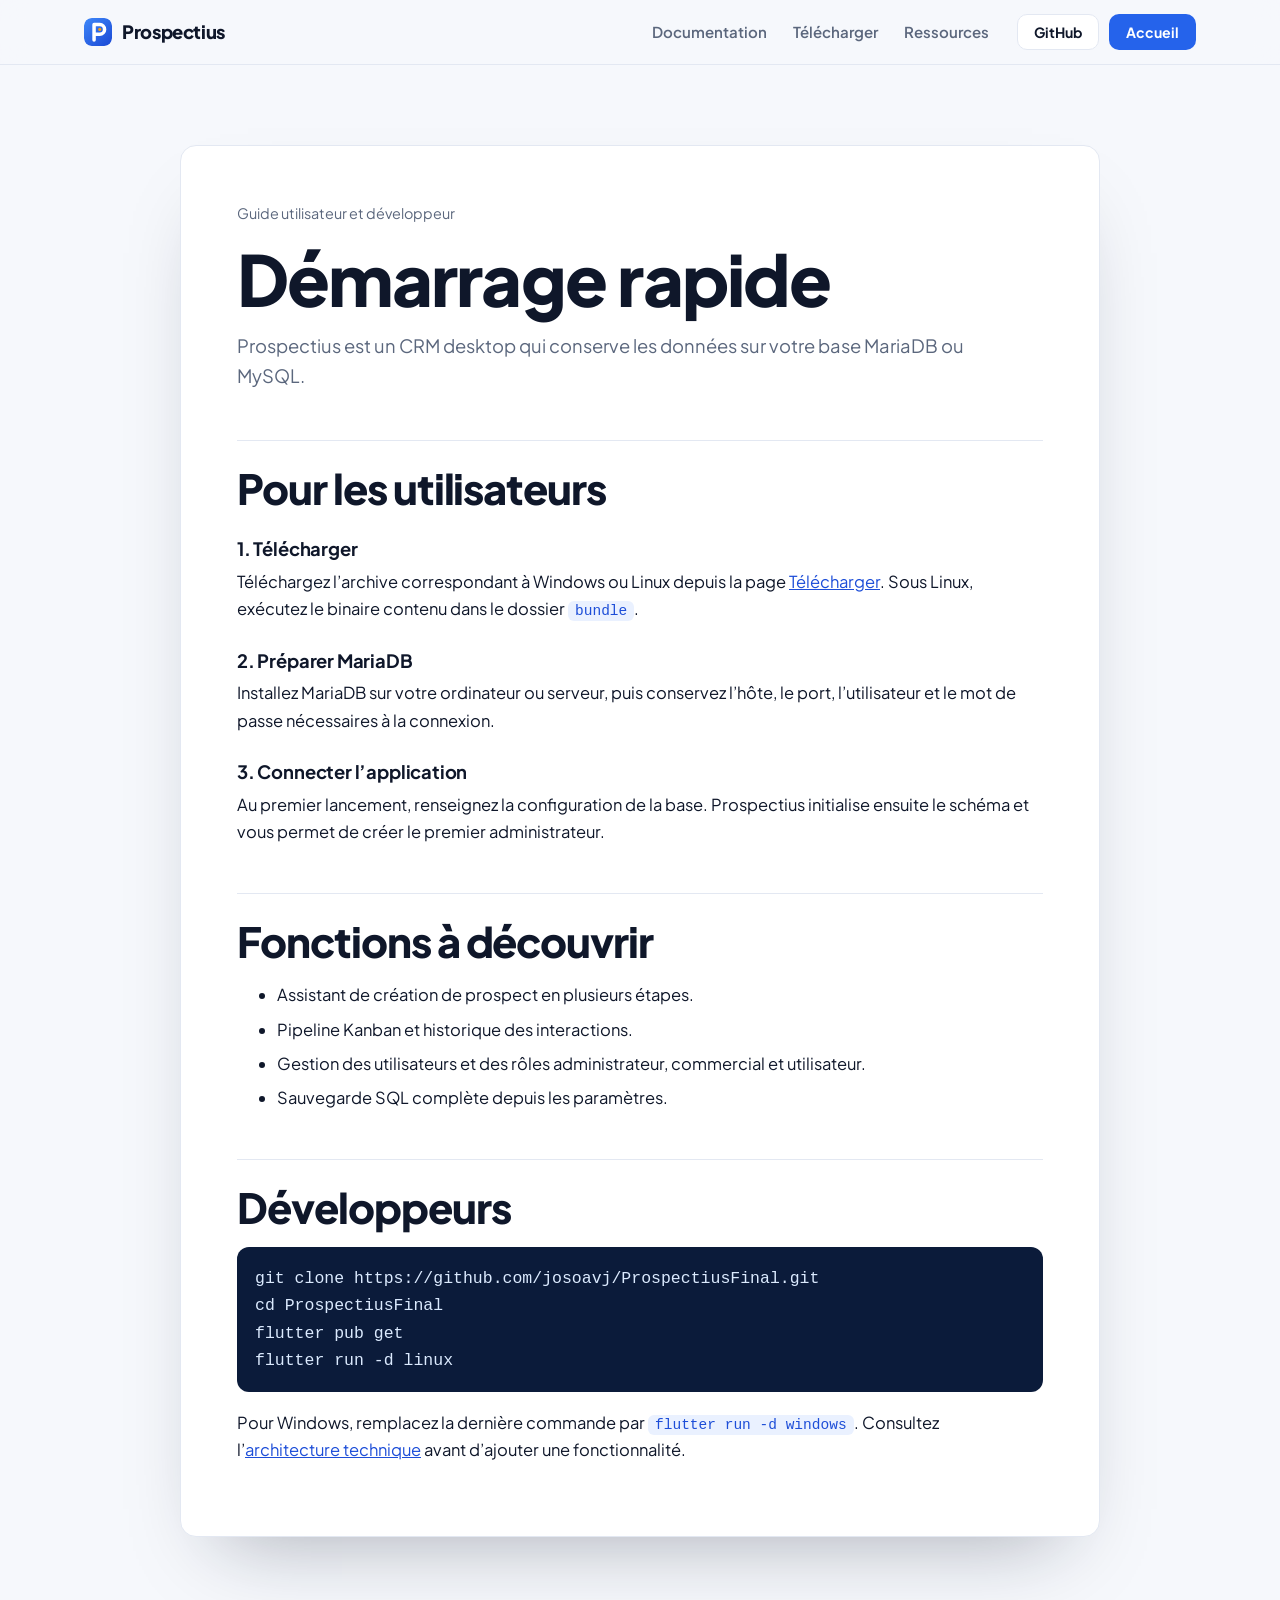
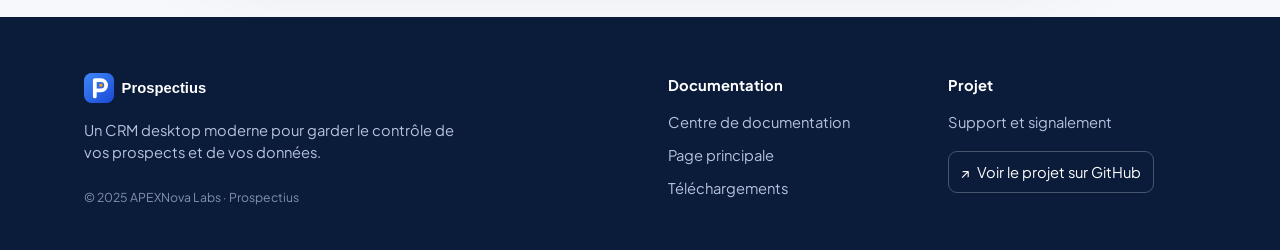
<file: presentation/docs/quickstart.html>
<!doctype html><html lang="fr"><head><meta charset="utf-8"><meta name="viewport" content="width=device-width,initial-scale=1"><title>Démarrage rapide | Prospectius</title><link rel="preconnect" href="https://fonts.googleapis.com"><link rel="preconnect" href="https://fonts.gstatic.com" crossorigin><link href="https://fonts.googleapis.com/css2?family=Plus+Jakarta+Sans:wght@400;500;600;700;800&display=swap" rel="stylesheet"><link rel="stylesheet" href="../presentation.css"><link rel="stylesheet" href="docs.css"></head><body><header><div class="wrap"><nav aria-label="Navigation principale"><a class="brand" href="../index.html"><img src="../assets/logo-mark.svg" width="28" height="28" alt="">Prospectius</a><div class="menu"><a href="index.html">Documentation</a><a href="../index.html#telecharger">Télécharger</a><a href="../index.html#ressources">Ressources</a></div><div class="actions"><a class="btn sm ghost" href="https://github.com/josoavj/ProspectiusFinal" target="_blank" rel="noopener">GitHub</a><a class="btn sm primary" href="../index.html">Accueil</a></div></nav></div></header><main class="doc-main"><article><p class="meta">Guide utilisateur et développeur</p><h1>Démarrage rapide</h1><p class="lead">Prospectius est un CRM desktop qui conserve les données sur votre base MariaDB ou MySQL.</p><h2>Pour les utilisateurs</h2><h3>1. Télécharger</h3><p>Téléchargez l’archive correspondant à Windows ou Linux depuis la page <a href="../index.html#telecharger">Télécharger</a>. Sous Linux, exécutez le binaire contenu dans le dossier <code>bundle</code>.</p><h3>2. Préparer MariaDB</h3><p>Installez MariaDB sur votre ordinateur ou serveur, puis conservez l’hôte, le port, l’utilisateur et le mot de passe nécessaires à la connexion.</p><h3>3. Connecter l’application</h3><p>Au premier lancement, renseignez la configuration de la base. Prospectius initialise ensuite le schéma et vous permet de créer le premier administrateur.</p><h2>Fonctions à découvrir</h2><ul><li>Assistant de création de prospect en plusieurs étapes.</li><li>Pipeline Kanban et historique des interactions.</li><li>Gestion des utilisateurs et des rôles administrateur, commercial et utilisateur.</li><li>Sauvegarde SQL complète depuis les paramètres.</li></ul><h2>Développeurs</h2><pre>git clone https://github.com/josoavj/ProspectiusFinal.git
cd ProspectiusFinal
flutter pub get
flutter run -d linux</pre><p>Pour Windows, remplacez la dernière commande par <code>flutter run -d windows</code>. Consultez l’<a href="architecture.html">architecture technique</a> avant d’ajouter une fonctionnalité.</p></article></main><footer>
<div class="wrap">
  <div class="footer-brand">
    <img src="../assets/logo-white.svg" height="30" alt="Prospectius">
    <p>Un CRM desktop moderne pour garder le contrôle de vos prospects et de vos données.</p>
    <small>© 2025 APEXNova Labs · Prospectius</small>
  </div>
  <div class="footer-links">
    <div>
      <strong>Documentation</strong>
      <a href="index.html">Centre de documentation</a>
      <a href="../index.html">Page principale</a>
      <a href="../index.html#telecharger">Téléchargements</a>
    </div>
    <div>
      <strong>Projet</strong>
      <a href="https://github.com/josoavj/ProspectiusFinal/issues" target="_blank" rel="noopener">Support et signalement</a>
      <a class="footer-github" href="https://github.com/josoavj/ProspectiusFinal" target="_blank" rel="noopener"><span aria-hidden="true">↗</span> Voir le projet sur GitHub</a>
    </div>
  </div>
</div>
</footer></body></html>
</file>
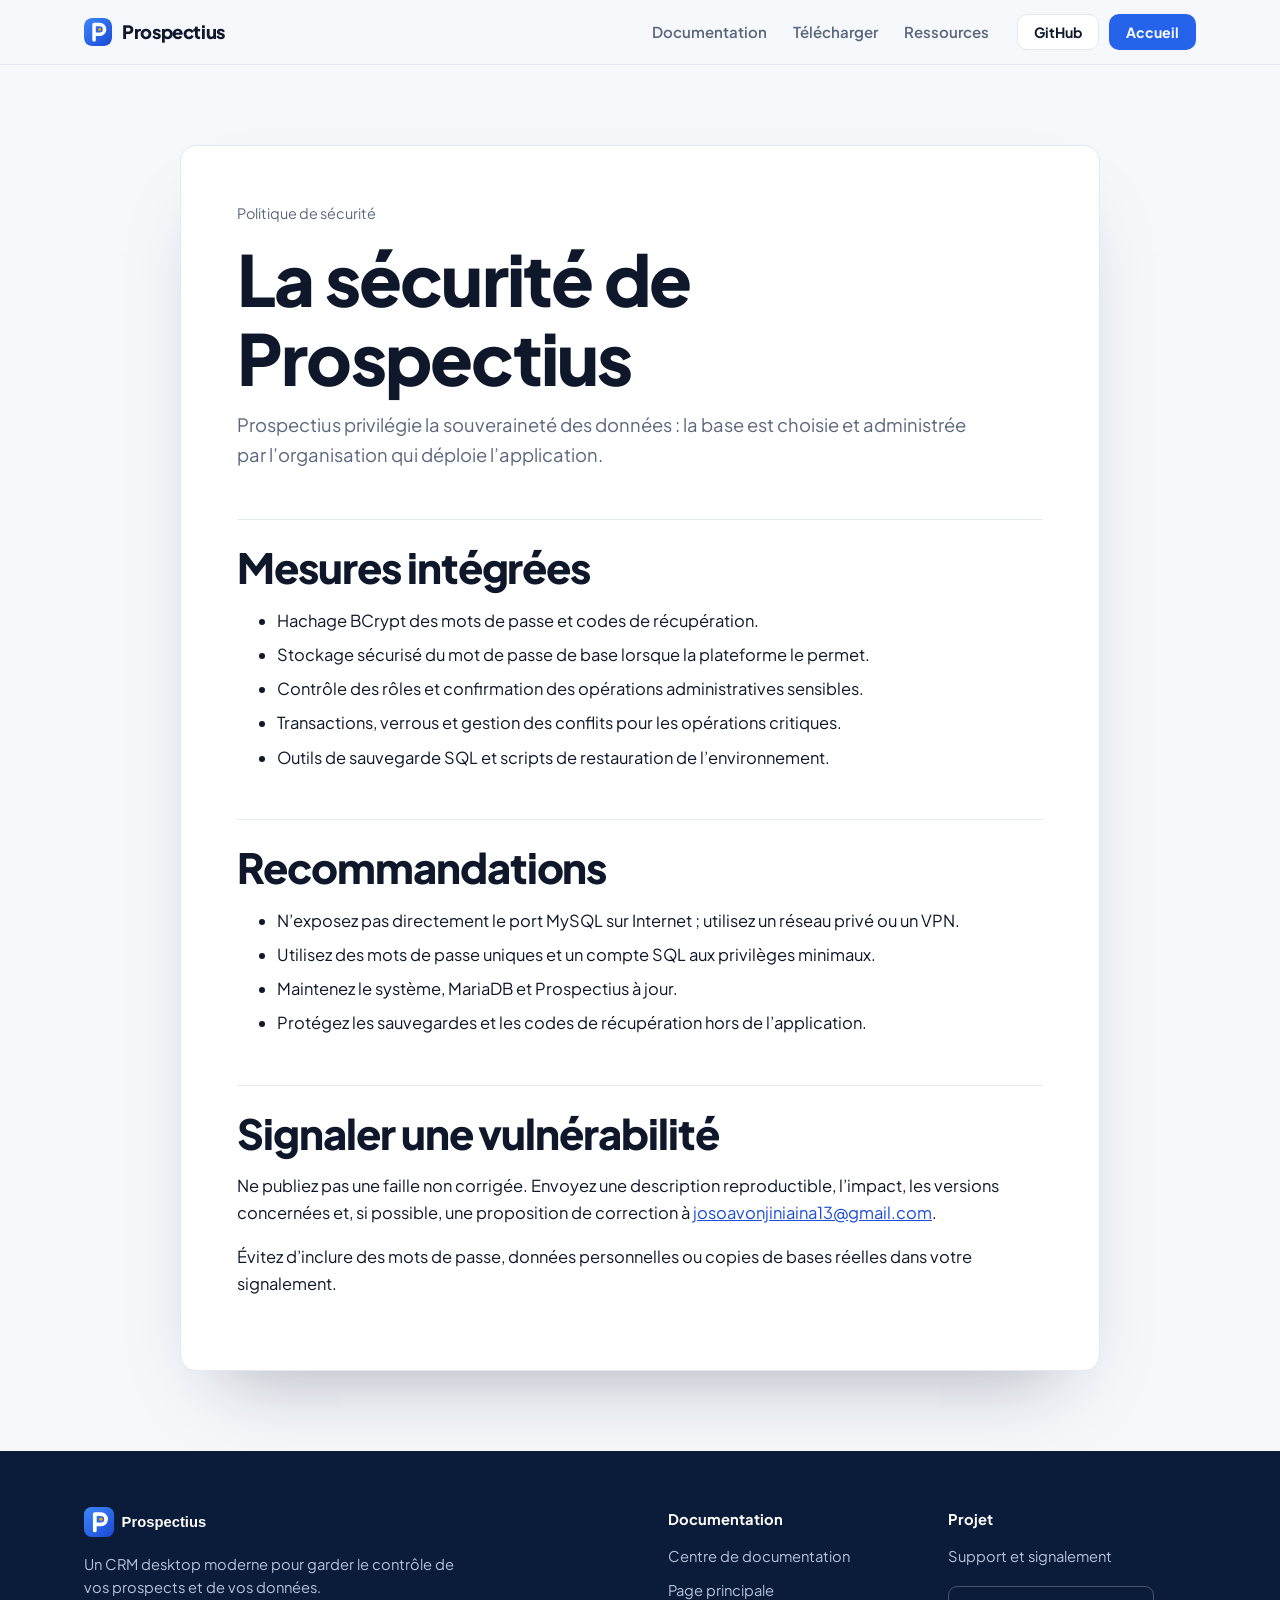
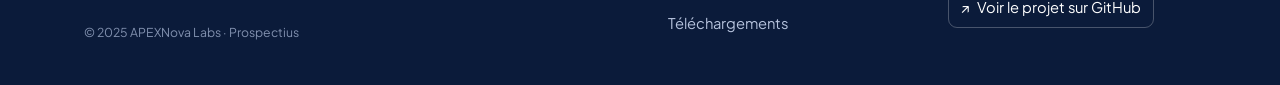
<file: presentation/docs/security.html>
<!doctype html><html lang="fr"><head><meta charset="utf-8"><meta name="viewport" content="width=device-width,initial-scale=1"><title>Sécurité | Prospectius</title><link rel="preconnect" href="https://fonts.googleapis.com"><link rel="preconnect" href="https://fonts.gstatic.com" crossorigin><link href="https://fonts.googleapis.com/css2?family=Plus+Jakarta+Sans:wght@400;500;600;700;800&display=swap" rel="stylesheet"><link rel="stylesheet" href="../presentation.css"><link rel="stylesheet" href="docs.css"></head><body><header><div class="wrap"><nav aria-label="Navigation principale"><a class="brand" href="../index.html"><img src="../assets/logo-mark.svg" width="28" height="28" alt="">Prospectius</a><div class="menu"><a href="index.html">Documentation</a><a href="../index.html#telecharger">Télécharger</a><a href="../index.html#ressources">Ressources</a></div><div class="actions"><a class="btn sm ghost" href="https://github.com/josoavj/ProspectiusFinal" target="_blank" rel="noopener">GitHub</a><a class="btn sm primary" href="../index.html">Accueil</a></div></nav></div></header><main class="doc-main"><article><p class="meta">Politique de sécurité</p><h1>La sécurité de Prospectius</h1><p class="lead">Prospectius privilégie la souveraineté des données : la base est choisie et administrée par l’organisation qui déploie l’application.</p><h2>Mesures intégrées</h2><ul><li>Hachage BCrypt des mots de passe et codes de récupération.</li><li>Stockage sécurisé du mot de passe de base lorsque la plateforme le permet.</li><li>Contrôle des rôles et confirmation des opérations administratives sensibles.</li><li>Transactions, verrous et gestion des conflits pour les opérations critiques.</li><li>Outils de sauvegarde SQL et scripts de restauration de l’environnement.</li></ul><h2>Recommandations</h2><ul><li>N’exposez pas directement le port MySQL sur Internet ; utilisez un réseau privé ou un VPN.</li><li>Utilisez des mots de passe uniques et un compte SQL aux privilèges minimaux.</li><li>Maintenez le système, MariaDB et Prospectius à jour.</li><li>Protégez les sauvegardes et les codes de récupération hors de l’application.</li></ul><h2>Signaler une vulnérabilité</h2><p>Ne publiez pas une faille non corrigée. Envoyez une description reproductible, l’impact, les versions concernées et, si possible, une proposition de correction à <a href="mailto:josoavonjiniaina13@gmail.com">josoavonjiniaina13@gmail.com</a>.</p><p>Évitez d’inclure des mots de passe, données personnelles ou copies de bases réelles dans votre signalement.</p></article></main><footer>
<div class="wrap">
  <div class="footer-brand">
    <img src="../assets/logo-white.svg" height="30" alt="Prospectius">
    <p>Un CRM desktop moderne pour garder le contrôle de vos prospects et de vos données.</p>
    <small>© 2025 APEXNova Labs · Prospectius</small>
  </div>
  <div class="footer-links">
    <div>
      <strong>Documentation</strong>
      <a href="index.html">Centre de documentation</a>
      <a href="../index.html">Page principale</a>
      <a href="../index.html#telecharger">Téléchargements</a>
    </div>
    <div>
      <strong>Projet</strong>
      <a href="https://github.com/josoavj/ProspectiusFinal/issues" target="_blank" rel="noopener">Support et signalement</a>
      <a class="footer-github" href="https://github.com/josoavj/ProspectiusFinal" target="_blank" rel="noopener"><span aria-hidden="true">↗</span> Voir le projet sur GitHub</a>
    </div>
  </div>
</div>
</footer></body></html>
</file>
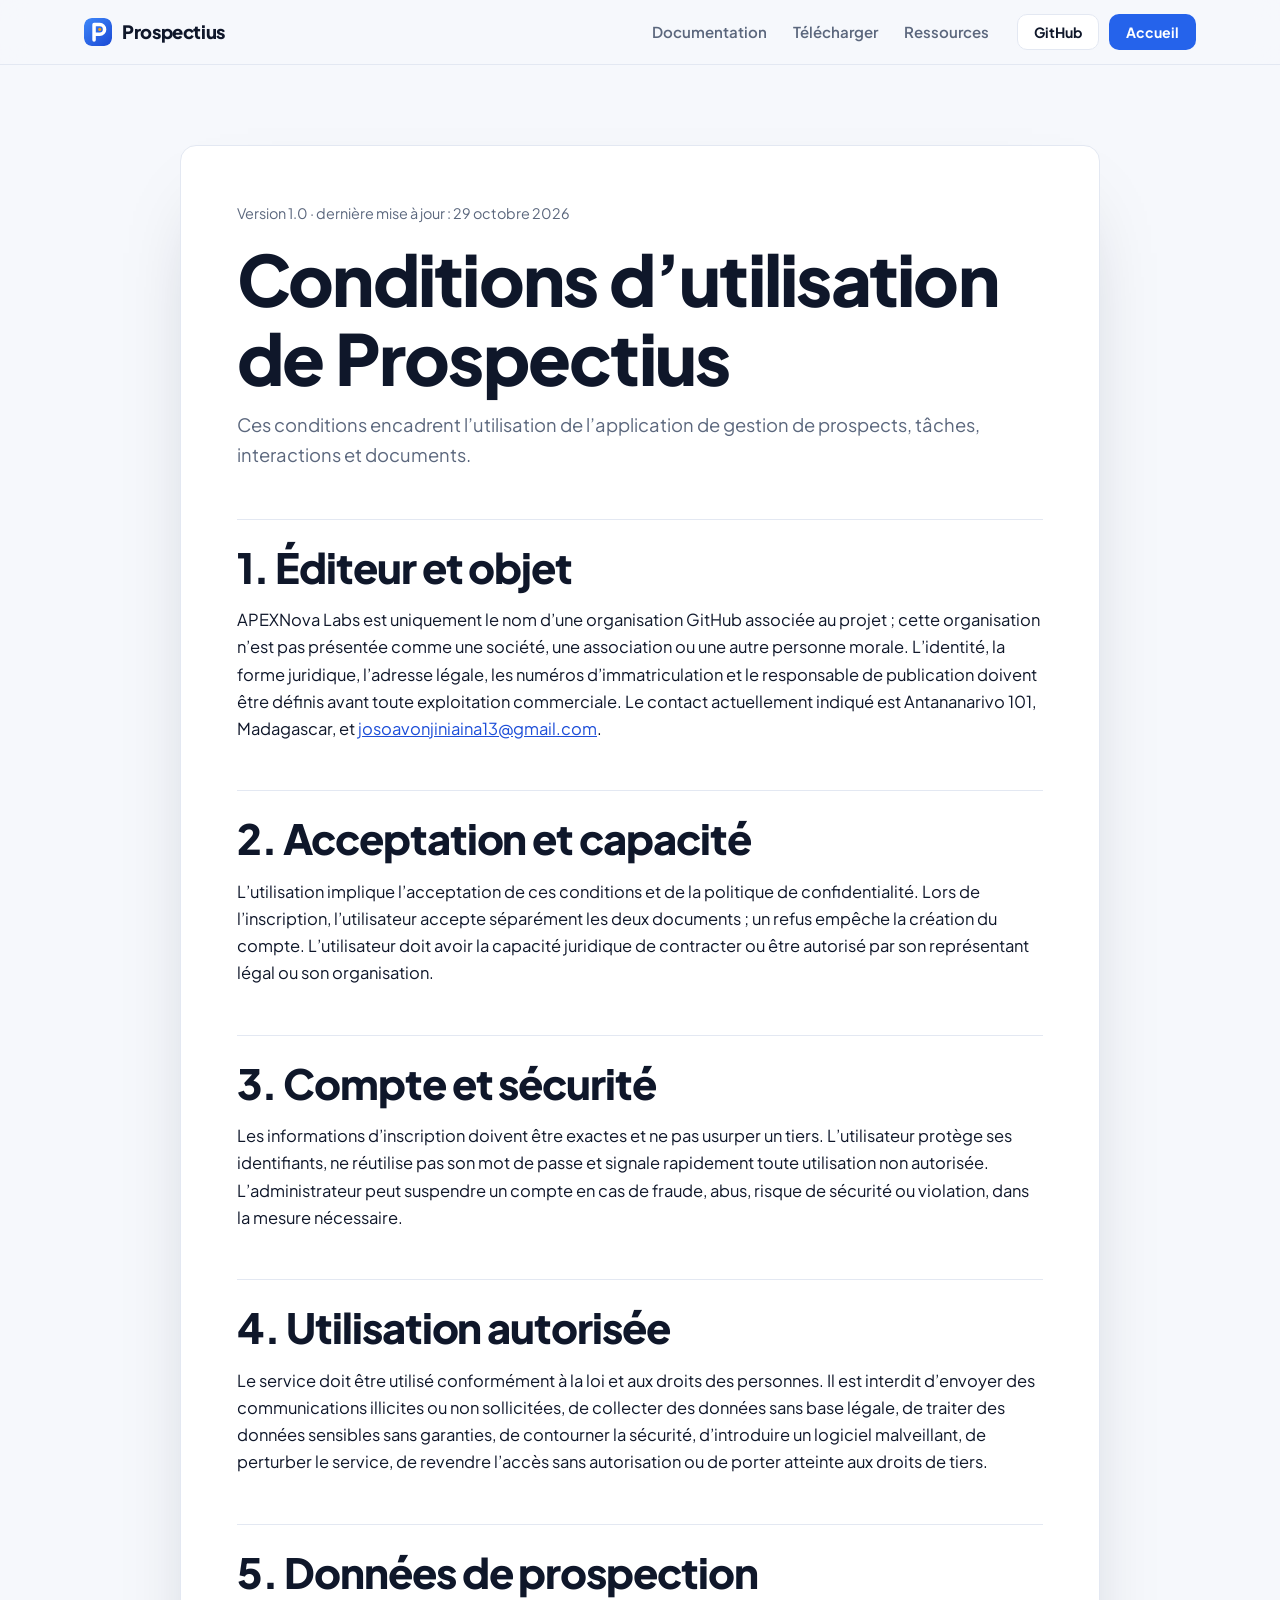
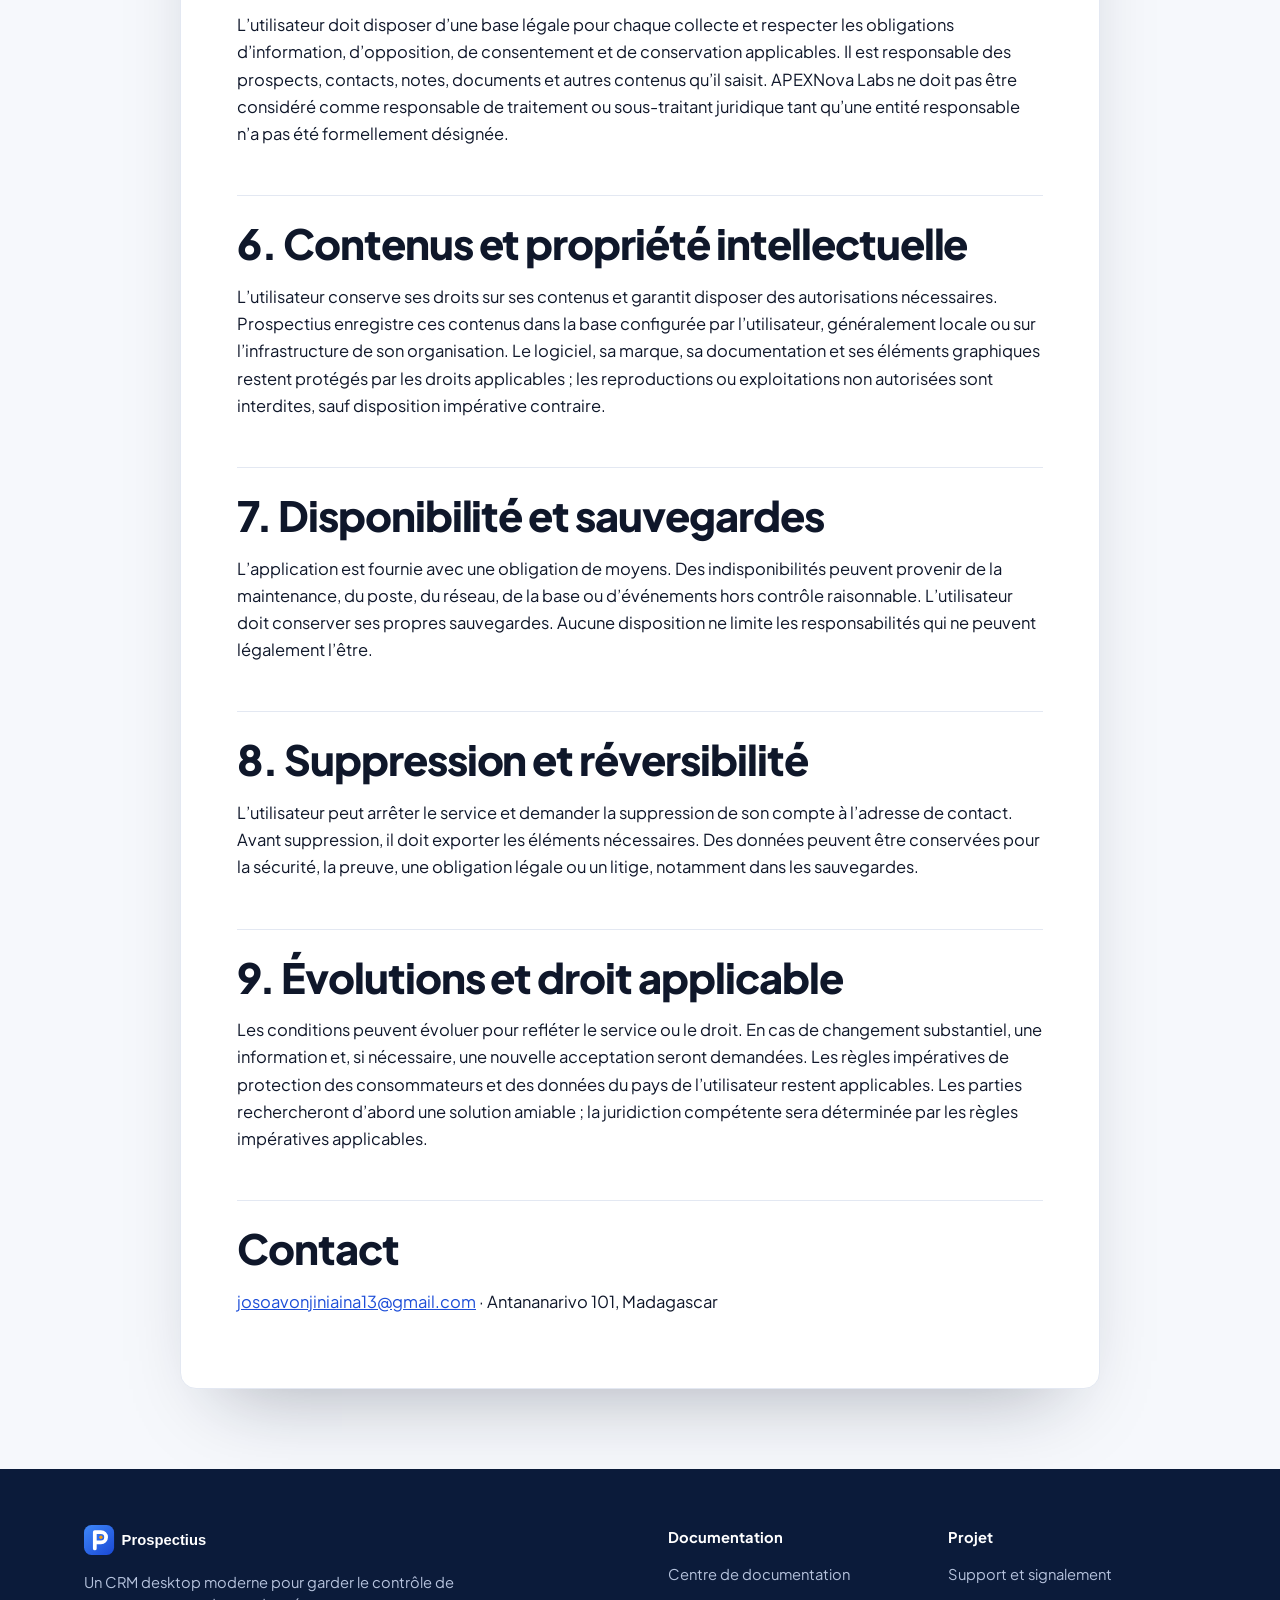
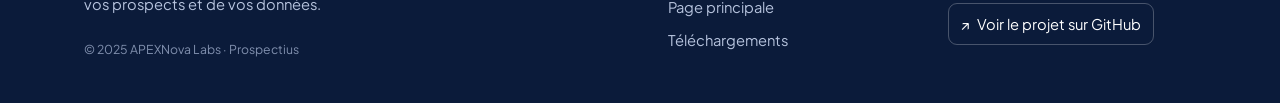
<file: presentation/docs/terms.html>
<!doctype html><html lang="fr"><head><meta charset="utf-8"><meta name="viewport" content="width=device-width,initial-scale=1"><title>Conditions d’utilisation | Prospectius</title><link rel="preconnect" href="https://fonts.googleapis.com"><link rel="preconnect" href="https://fonts.gstatic.com" crossorigin><link href="https://fonts.googleapis.com/css2?family=Plus+Jakarta+Sans:wght@400;500;600;700;800&display=swap" rel="stylesheet"><link rel="stylesheet" href="../presentation.css"><link rel="stylesheet" href="docs.css"></head><body><header><div class="wrap"><nav aria-label="Navigation principale"><a class="brand" href="../index.html"><img src="../assets/logo-mark.svg" width="28" height="28" alt="">Prospectius</a><div class="menu"><a href="index.html">Documentation</a><a href="../index.html#telecharger">Télécharger</a><a href="../index.html#ressources">Ressources</a></div><div class="actions"><a class="btn sm ghost" href="https://github.com/josoavj/ProspectiusFinal" target="_blank" rel="noopener">GitHub</a><a class="btn sm primary" href="../index.html">Accueil</a></div></nav></div></header><main class="doc-main"><article><p class="meta">Version 1.0 · dernière mise à jour : 29 octobre 2026</p><h1>Conditions d’utilisation de Prospectius</h1><p class="lead">Ces conditions encadrent l’utilisation de l’application de gestion de prospects, tâches, interactions et documents.</p><h2>1. Éditeur et objet</h2><p>APEXNova Labs est uniquement le nom d’une organisation GitHub associée au projet ; cette organisation n’est pas présentée comme une société, une association ou une autre personne morale. L’identité, la forme juridique, l’adresse légale, les numéros d’immatriculation et le responsable de publication doivent être définis avant toute exploitation commerciale. Le contact actuellement indiqué est Antananarivo 101, Madagascar, et <a href="mailto:josoavonjiniaina13@gmail.com">josoavonjiniaina13@gmail.com</a>.</p><h2>2. Acceptation et capacité</h2><p>L’utilisation implique l’acceptation de ces conditions et de la politique de confidentialité. Lors de l’inscription, l’utilisateur accepte séparément les deux documents ; un refus empêche la création du compte. L’utilisateur doit avoir la capacité juridique de contracter ou être autorisé par son représentant légal ou son organisation.</p><h2>3. Compte et sécurité</h2><p>Les informations d’inscription doivent être exactes et ne pas usurper un tiers. L’utilisateur protège ses identifiants, ne réutilise pas son mot de passe et signale rapidement toute utilisation non autorisée. L’administrateur peut suspendre un compte en cas de fraude, abus, risque de sécurité ou violation, dans la mesure nécessaire.</p><h2>4. Utilisation autorisée</h2><p>Le service doit être utilisé conformément à la loi et aux droits des personnes. Il est interdit d’envoyer des communications illicites ou non sollicitées, de collecter des données sans base légale, de traiter des données sensibles sans garanties, de contourner la sécurité, d’introduire un logiciel malveillant, de perturber le service, de revendre l’accès sans autorisation ou de porter atteinte aux droits de tiers.</p><h2>5. Données de prospection</h2><p>L’utilisateur doit disposer d’une base légale pour chaque collecte et respecter les obligations d’information, d’opposition, de consentement et de conservation applicables. Il est responsable des prospects, contacts, notes, documents et autres contenus qu’il saisit. APEXNova Labs ne doit pas être considéré comme responsable de traitement ou sous-traitant juridique tant qu’une entité responsable n’a pas été formellement désignée.</p><h2>6. Contenus et propriété intellectuelle</h2><p>L’utilisateur conserve ses droits sur ses contenus et garantit disposer des autorisations nécessaires. Prospectius enregistre ces contenus dans la base configurée par l’utilisateur, généralement locale ou sur l’infrastructure de son organisation. Le logiciel, sa marque, sa documentation et ses éléments graphiques restent protégés par les droits applicables ; les reproductions ou exploitations non autorisées sont interdites, sauf disposition impérative contraire.</p><h2>7. Disponibilité et sauvegardes</h2><p>L’application est fournie avec une obligation de moyens. Des indisponibilités peuvent provenir de la maintenance, du poste, du réseau, de la base ou d’événements hors contrôle raisonnable. L’utilisateur doit conserver ses propres sauvegardes. Aucune disposition ne limite les responsabilités qui ne peuvent légalement l’être.</p><h2>8. Suppression et réversibilité</h2><p>L’utilisateur peut arrêter le service et demander la suppression de son compte à l’adresse de contact. Avant suppression, il doit exporter les éléments nécessaires. Des données peuvent être conservées pour la sécurité, la preuve, une obligation légale ou un litige, notamment dans les sauvegardes.</p><h2>9. Évolutions et droit applicable</h2><p>Les conditions peuvent évoluer pour refléter le service ou le droit. En cas de changement substantiel, une information et, si nécessaire, une nouvelle acceptation seront demandées. Les règles impératives de protection des consommateurs et des données du pays de l’utilisateur restent applicables. Les parties rechercheront d’abord une solution amiable ; la juridiction compétente sera déterminée par les règles impératives applicables.</p><h2>Contact</h2><p><a href="mailto:josoavonjiniaina13@gmail.com">josoavonjiniaina13@gmail.com</a> · Antananarivo 101, Madagascar</p></article></main><footer>
<div class="wrap">
  <div class="footer-brand">
    <img src="../assets/logo-white.svg" height="30" alt="Prospectius">
    <p>Un CRM desktop moderne pour garder le contrôle de vos prospects et de vos données.</p>
    <small>© 2025 APEXNova Labs · Prospectius</small>
  </div>
  <div class="footer-links">
    <div>
      <strong>Documentation</strong>
      <a href="index.html">Centre de documentation</a>
      <a href="../index.html">Page principale</a>
      <a href="../index.html#telecharger">Téléchargements</a>
    </div>
    <div>
      <strong>Projet</strong>
      <a href="https://github.com/josoavj/ProspectiusFinal/issues" target="_blank" rel="noopener">Support et signalement</a>
      <a class="footer-github" href="https://github.com/josoavj/ProspectiusFinal" target="_blank" rel="noopener"><span aria-hidden="true">↗</span> Voir le projet sur GitHub</a>
    </div>
  </div>
</div>
</footer></body></html>
</file>
<file: presentation/presentation.css>
:root{
  --bg:#F6F8FC; --surface:#fff; --ink:#0F172A; --muted:#5B677D; --line:#E3E8F2;
  --blue:#2563EB; --blue-d:#1D4ED8; --tint:#EAF1FF; --navy:#0B1B3A;
  --s-int:#2563EB; --s-neg:#F59E0B; --s-con:#10B981; --s-per:#94A3B8;
  --font:"Plus Jakarta Sans","Segoe UI",system-ui,sans-serif;
  --r:16px;
}
*{box-sizing:border-box}
html{scroll-behavior:smooth;scroll-padding-top:80px}
body{margin:0;background:var(--bg);color:var(--ink);font:400 16.5px/1.65 var(--font);-webkit-font-smoothing:antialiased}
a{color:var(--blue-d)}
:focus-visible{outline:3px solid #93B4F8;outline-offset:2px;border-radius:6px}
.wrap{max-width:1160px;margin:0 auto;padding:0 24px}
h1,h2,h3{margin:0 0 .45em;line-height:1.12;letter-spacing:-.025em}
h1{font-size:clamp(2.5rem,6vw,4.4rem);font-weight:800}
h2{font-size:clamp(1.8rem,3.4vw,2.6rem);font-weight:800}
h3{font-size:1.15rem;font-weight:700;letter-spacing:-.01em}
p{margin:0 0 1em}
.sub{color:var(--muted);font-size:1.15rem;max-width:58ch}
section{padding:96px 0}
.head{margin-bottom:48px}
.head p{color:var(--muted);max-width:56ch;font-size:1.08rem}

/* header */
header{position:sticky;top:0;z-index:20;background:rgba(246,248,252,.88);backdrop-filter:blur(12px);border-bottom:1px solid var(--line)}
nav{display:flex;align-items:center;gap:28px;height:64px}
.brand{display:flex;align-items:center;gap:10px;font-weight:800;font-size:1.15rem;color:var(--ink);text-decoration:none;margin-right:auto;letter-spacing:-.02em}
.brand img{display:block;border-radius:8px}
.menu{display:flex;gap:26px}
.menu a{color:var(--muted);text-decoration:none;font-size:.94rem;font-weight:600}
.menu a:hover{color:var(--ink)}
.actions{display:flex;gap:10px}
@media(max-width:860px){.menu{display:none}}
@media(max-width:480px){.actions .ghost{display:none}}

/* buttons */
.btn{display:inline-flex;align-items:center;justify-content:center;gap:8px;padding:12px 22px;border-radius:12px;font:700 .95rem var(--font);text-decoration:none;border:1.5px solid transparent;transition:background .15s,border-color .15s,transform .15s;cursor:pointer}
.btn.sm{padding:8px 16px;font-size:.88rem;border-radius:10px}
.btn.primary{background:var(--blue);color:#fff}
.btn.primary:hover{background:var(--blue-d)}
.btn.ghost{background:var(--surface);color:var(--ink);border-color:var(--line)}
.btn.ghost:hover{border-color:var(--blue);color:var(--blue-d)}
.btn.white{background:#fff;color:var(--navy)}
.btn.white:hover{background:var(--tint)}

/* hero */
.hero{padding:80px 0 0;text-align:center}
.hero h1{max-width:16ch;margin-inline:auto}
.hero .sub{margin:0 auto 32px}
.cta{display:flex;flex-wrap:wrap;justify-content:center;gap:12px;margin-bottom:28px}
.badges{display:flex;flex-wrap:wrap;justify-content:center;gap:8px;list-style:none;padding:0;margin:0 0 64px}
.badges li{background:var(--tint);color:var(--blue-d);border-radius:99px;padding:4px 14px;font-size:.84rem;font-weight:600}

/* app window */
.win{background:var(--surface);border:1px solid var(--line);border-radius:20px;overflow:hidden;text-align:left;box-shadow:0 40px 80px -40px rgba(15,23,42,.35)}
.bar{display:flex;align-items:center;gap:7px;padding:12px 16px;border-bottom:1px solid var(--line);background:#FBFCFE}
.bar i{width:11px;height:11px;border-radius:50%;background:#D5DCEA}
.bar span{margin:0 auto;font-size:.82rem;font-weight:600;color:var(--muted);padding-right:40px}
.app{display:grid;grid-template-columns:200px 1fr;min-height:420px}
.side{border-right:1px solid var(--line);padding:16px 12px;background:#FBFCFE;display:flex;flex-direction:column;gap:2px;font-size:.88rem;font-weight:600;color:var(--muted)}
.side b{font-weight:800;color:var(--ink);padding:4px 10px 14px;font-size:1rem}
.side div{padding:8px 10px;border-radius:9px}
.side hr{width:calc(100% - 20px);border:0;border-top:1px solid var(--line);margin:10px}
.side .on{background:var(--tint);color:var(--blue-d)}
.main{padding:20px;background:var(--surface)}
.stats{display:flex;gap:10px;margin-bottom:18px}
.stats span{flex:1;background:var(--tint);border-radius:10px;padding:8px 10px;color:var(--muted);font-size:.68rem;line-height:1.2}
.stats strong{display:block;color:var(--ink);font-size:1.15rem;line-height:1.1;margin-bottom:3px}
.tool{display:flex;align-items:center;gap:10px;margin-bottom:18px}
.tool h3{margin:0 auto 0 0;font-size:1.1rem}
.search{border:1px solid var(--line);border-radius:10px;padding:6px 12px;font-size:.82rem;color:var(--muted);background:var(--bg)}
.hint{font-size:.78rem;color:var(--muted);margin:14px 0 0}
.cols{display:grid;grid-template-columns:repeat(4,1fr);gap:12px}
.col{background:var(--bg);border-radius:14px;padding:10px;min-height:250px}
.col h4{margin:2px 4px 10px;font-size:.82rem;font-weight:700;display:flex;align-items:center;gap:7px}
.col h4::before{content:"";width:9px;height:9px;border-radius:50%;background:var(--c)}
.card{display:block;width:100%;text-align:left;background:var(--surface);color:var(--ink);border:1px solid var(--line);border-left:4px solid var(--c);border-radius:10px;padding:10px 12px;margin-bottom:8px;font:600 .85rem/1.3 var(--font);cursor:pointer;transition:border-color .15s,transform .15s}
.card small{display:block;color:var(--muted);font-weight:500;font-size:.78rem;margin-top:3px}
.card:hover{transform:translateY(-2px);border-color:var(--c)}
@media(max-width:820px){.app{grid-template-columns:1fr}.side{display:none}.cols{grid-template-columns:repeat(2,1fr)}.search{display:none}}
@media(max-width:480px){.stats span{font-size:.6rem;padding:7px}.stats strong{font-size:1rem}}

/* features */
.features{display:grid;grid-template-columns:repeat(2,1fr);gap:20px}
@media(max-width:820px){.features{grid-template-columns:1fr}}
.f{background:var(--surface);border:1px solid var(--line);border-radius:var(--r);padding:32px}
.ico{width:46px;height:46px;border-radius:12px;background:var(--tint);color:var(--blue);display:grid;place-items:center;margin-bottom:18px}
.ico svg{width:24px;height:24px;fill:none;stroke:currentColor;stroke-width:1.8;stroke-linecap:round;stroke-linejoin:round}
.f ul{list-style:none;margin:18px 0 0;padding:0}
.f li{padding:14px 0;border-top:1px solid var(--line);font-size:.96rem}
.f li strong{display:block;font-weight:700}
.f li span{color:var(--muted)}
.keys{display:flex;flex-wrap:wrap;gap:10px 22px;margin-top:20px;font-size:.9rem;color:var(--muted)}
kbd{font:600 .8em var(--font);background:var(--bg);border:1px solid var(--line);border-bottom-width:2px;border-radius:6px;padding:1px 7px;color:var(--ink)}
code{font:500 .88em ui-monospace,Menlo,Consolas,monospace;background:var(--tint);color:var(--blue-d);border-radius:6px;padding:2px 7px}

/* download */
.dark{background:var(--navy);color:#fff}
.dark .head p{color:#B6C3DD}
.dl{display:grid;grid-template-columns:repeat(auto-fit,minmax(260px,1fr));gap:20px}
.os{background:rgba(255,255,255,.07);border:1px solid rgba(255,255,255,.14);border-radius:var(--r);padding:28px;display:flex;flex-direction:column;align-items:flex-start;gap:6px}
.os p{color:#B6C3DD;font-size:.95rem;margin-bottom:14px}
.os .btn{margin-top:auto}
.os.src .btn{background:transparent;color:#fff;border-color:rgba(255,255,255,.4)}
.os.src .btn:hover{border-color:#fff}
.dark .note{margin:28px 0 0;color:#B6C3DD;font-size:.92rem}
.dark .note a{color:#fff}

/* steps */
.steps{display:grid;grid-template-columns:repeat(3,1fr);gap:20px;list-style:none;padding:0;margin:0 0 20px;counter-reset:s}
@media(max-width:820px){.steps{grid-template-columns:1fr}}
.steps li{counter-increment:s;background:var(--surface);border:1px solid var(--line);border-radius:var(--r);padding:28px}
.steps li::before{content:counter(s);display:grid;place-items:center;width:34px;height:34px;border-radius:50%;background:var(--blue);color:#fff;font-weight:800;margin-bottom:16px}
.steps p{color:var(--muted);margin:0;font-size:.96rem}
.dev{background:var(--tint);border-radius:var(--r);padding:28px 32px;display:flex;flex-wrap:wrap;align-items:center;justify-content:space-between;gap:20px}
.dev h3{margin-bottom:.2em}
.dev p{margin:0;color:var(--muted);max-width:60ch}

/* resources + team */
.links{display:grid;grid-template-columns:repeat(auto-fit,minmax(250px,1fr));gap:16px;list-style:none;padding:0;margin:0}
.links a{display:block;height:100%;background:var(--surface);border:1px solid var(--line);border-radius:14px;padding:20px 22px;text-decoration:none;font-weight:700;color:var(--ink);transition:border-color .15s,transform .15s}
.links a span{display:block;font-weight:500;font-size:.9rem;color:var(--muted);margin-top:2px}
.links a:hover{border-color:var(--blue);transform:translateY(-2px)}
.team{display:grid;grid-template-columns:repeat(auto-fit,minmax(280px,1fr));gap:16px}
.person{display:flex;gap:16px;align-items:center;background:var(--surface);border:1px solid var(--line);border-radius:14px;padding:20px 22px}
.av{flex:none;width:46px;height:46px;border-radius:50%;background:var(--blue);color:#fff;display:grid;place-items:center;font-weight:800}
.person h3{margin:0}
.person p{margin:0;color:var(--muted);font-size:.92rem}
.alt{background:var(--surface);border-block:1px solid var(--line)}
.alt .links a,.alt .person{background:var(--bg)}
footer{background:var(--navy);color:#B6C3DD;padding:56px 0 42px;font-size:.92rem}
footer a{color:#fff}
footer .wrap{display:grid;grid-template-columns:minmax(240px,1fr) minmax(360px,1fr);gap:56px}
.footer-brand img{display:block;margin-bottom:16px}
.footer-brand p{max-width:34ch;margin:0 0 20px;line-height:1.55}
.footer-brand small{color:#8190AE}
.footer-links{display:grid;grid-template-columns:repeat(2,minmax(130px,1fr));gap:32px}
.footer-links div{display:flex;flex-direction:column;align-items:flex-start;gap:9px}
.footer-links strong{color:#fff;margin-bottom:4px}
.footer-links a{color:#B6C3DD;text-decoration:none}
.footer-links a:hover{color:#fff}
.footer-github{display:inline-flex!important;align-items:center;gap:7px;margin-top:8px;padding:8px 12px;border:1px solid rgba(255,255,255,.25);border-radius:9px;color:#fff!important}
.footer-github:hover{border-color:#fff}
@media(max-width:700px){footer .wrap{grid-template-columns:1fr;gap:32px}.footer-links{grid-template-columns:repeat(2,1fr)}}
@media(max-width:420px){.footer-links{grid-template-columns:1fr}}
@media(prefers-reduced-motion:reduce){*{transition:none!important;scroll-behavior:auto!important}}
</file>
<file: presentation/docs/docs.css>
.doc-main{max-width:1160px;margin:0 auto;padding:80px 24px}
.doc-main article{max-width:920px;margin:0 auto;background:var(--surface);border:1px solid var(--line);border-radius:var(--r);padding:clamp(24px,5vw,56px);box-shadow:0 40px 80px -40px rgba(15,23,42,.35)}
.doc-main h1{font-size:clamp(2.5rem,6vw,4.4rem);margin:0 0 12px}
.doc-main h2{font-size:clamp(1.8rem,3.4vw,2.6rem);margin:48px 0 16px;padding-top:24px;border-top:1px solid var(--line)}
.doc-main h3{margin-top:28px}
.doc-main .lead{color:var(--muted);font-size:1.15rem;max-width:58ch}
.doc-main li{margin:7px 0}
.doc-main pre{background:var(--navy);color:#dbeafe;padding:18px;border-radius:12px;overflow:auto}
.cards{display:grid;grid-template-columns:repeat(auto-fit,minmax(250px,1fr));gap:16px;margin-top:32px}
.card{display:block;padding:22px;background:var(--surface);border:1px solid var(--line);border-radius:14px;text-decoration:none;color:var(--ink);transition:border-color .15s,transform .15s}
.card:hover{border-color:var(--blue);transform:translateY(-2px)}
.card strong{display:block;margin-bottom:4px;color:var(--blue-d)}
.meta{color:var(--muted);font-size:.9rem}
@media(max-width:600px){.doc-main{padding:48px 14px}.doc-main article{padding:24px}}
</file>
